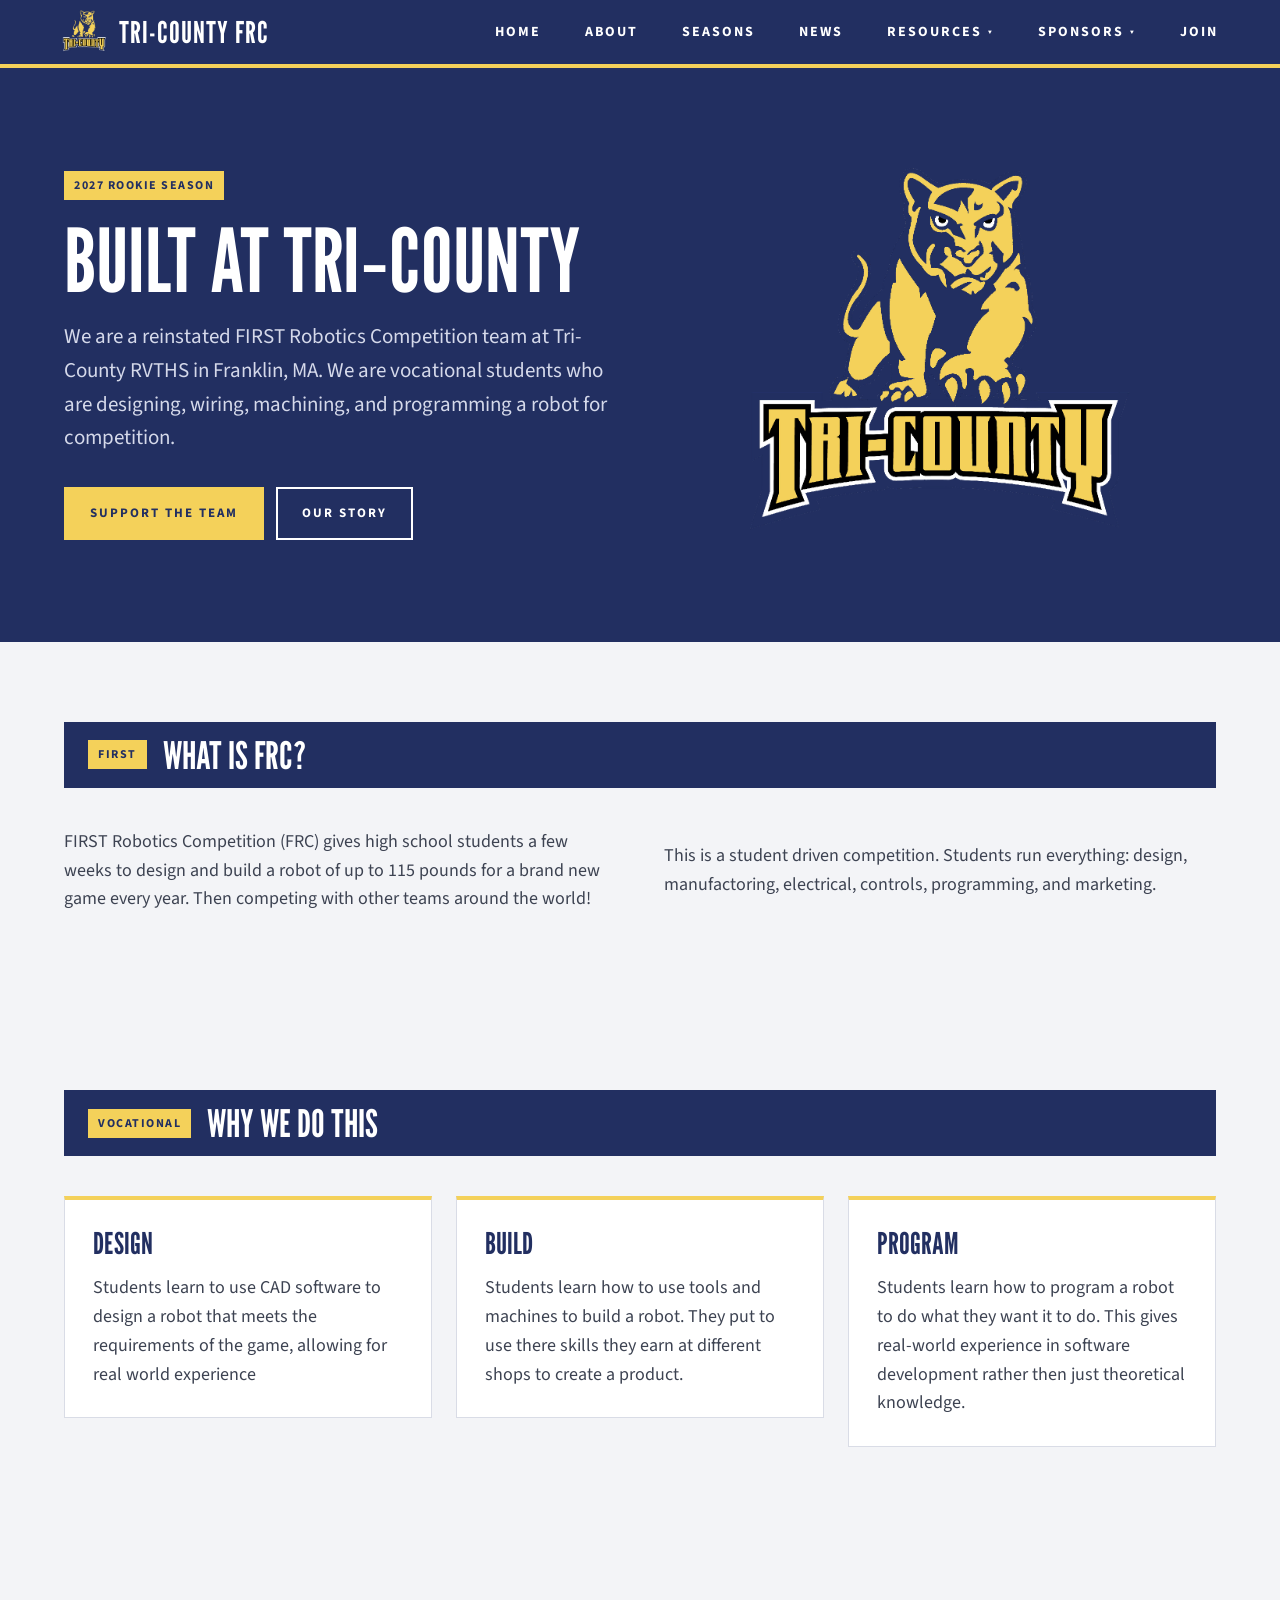
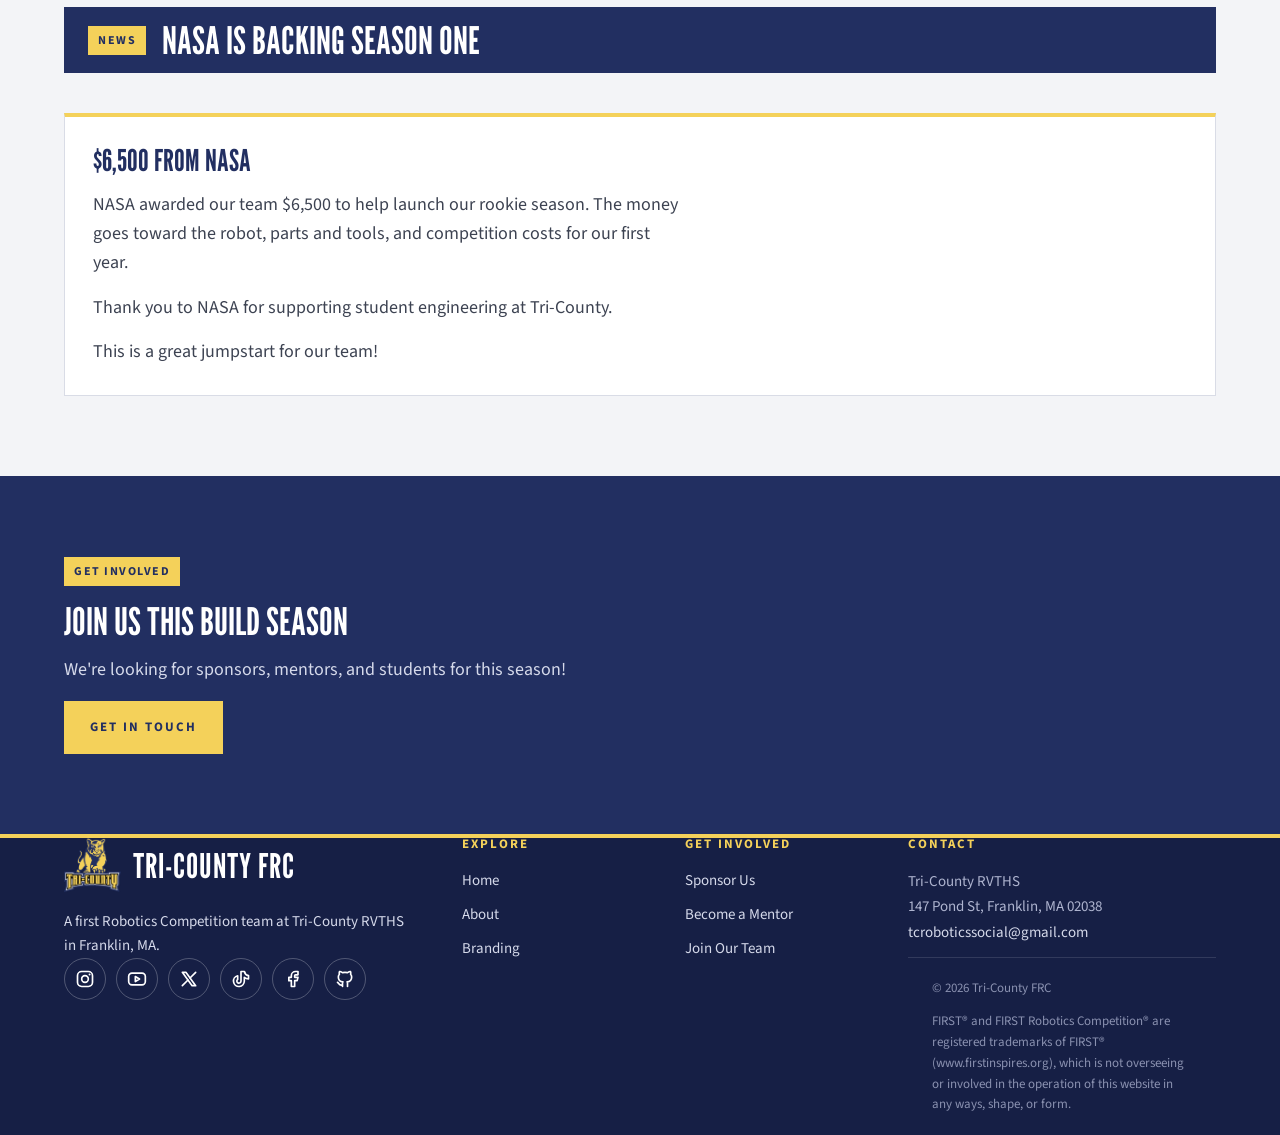
<file: index.html>
<!-- 
  Credit: Lucas Bianco
  Source: https://github.com/Lucas-Bianco/Tri-County-FRC
  License: MIT 
-->
<!DOCTYPE html>
<html lang="en">
<head>
  <!-- Set the character encoding for proper text rendering -->
  <meta charset="UTF-8">

  <!-- Ensures compatibility mode is disabled in old versions of Internet Explorer -->
  <meta http-equiv="X-UA-Compatible" content="IE=edge">

  <!-- Makes the page responsive across all devices and screen sizes -->
  <meta name="viewport" content="width=device-width, initial-scale=1.0">

  <!-- Page title as it appears in the browser tab -->
  <title>Home</title>

  <!--Favicon -->
  <link rel="icon" type="X" href="assets/Tri-CountyLogo.png">
  

  <!-- Connects the external stylesheet that defines layout, colors, and responsiveness -->
  <link rel="stylesheet" href="style.css">
</head>

<body>
  <!-- ===========================
       NAVIGATION BAR
       =========================== -->
  <nav>
    <!-- ===========================
         SIDEBAR MENU (MOBILE VIEW)
         =========================== -->
    <!-- This menu is hidden by default (CSS: display:none)
         and only becomes visible when the hamburger icon is clicked. -->
    <ul class="sidebar">

      <!-- Close ("X") button — triggers hideSidebar() when clicked -->
      <li onclick="hideSidebar()">
        <a href="#">
          <!-- SVG X icon -->
          <svg xmlns="http://www.w3.org/2000/svg" height="26" width="26" viewBox="0 96 960 960">
            <path d="m249 849-42-42 231-231-231-231 42-42
                     231 231 231-231 42 42-231 231
                     231 231-42 42-231-231-231 231Z"/>
          </svg>
        </a>
      </li>

      <!-- Vertical list of navigation links (stacked in a column via flex-direction: column) -->
      <!-- These replicate the main navbar links but are shown in the sidebar on mobile -->


    <li><a href="index.html">Home</a></li>
      <li><a href="about.html">About</a></li>
      <li><a href="seasons.html">Seasons</a></li>
      <li><a href="news.html">News</a></li>
      <li><a href="resources.html">Resources</a></li>
      <li class="sidebar-sub"><a href="calendar.html">Calendar</a></li>
      <li class="sidebar-sub"><a href="branding.html">Branding</a></li>
      <li><a href="sponsors.html">Sponsors</a></li>
      <li class="sidebar-sub"><a href="become-a-sponsor.html">Become a Sponsor</a></li>
      <li><a href="join.html">Join</a></li>
    </ul>

    </ul>

    <!-- ===========================
         MAIN NAVBAR (DESKTOP VIEW)
         =========================== -->
    <!-- This <ul> is always visible on desktop screens.
         On smaller screens (<1320px), CSS hides most links
         and shows only the hamburger button. -->
    <ul>
      <!-- Project name (aligned left via nav li:first-child { margin-right:auto; }) -->
      <li><a href="index.html" class="logo-container"><img src="assets/Tri-CountyLogo.png" alt="Tri-County FRC Logo"><span>Tri-County FRC</span></a></li> <!--Top Left Name-->

      <!-- Standard navigation links.
           These are visible on desktop but hidden on smaller screens (CSS: .hideOnMobile {display:none}) -->


<li class="hideOnMobile"><a href="index.html">Home</a></li>
<li class="hideOnMobile"><a href="about.html">About</a></li>
<li class="hideOnMobile"><a href="seasons.html">Seasons</a></li>
<li class="hideOnMobile"><a href="news.html">News</a></li>

      <!-- DROPDOWN: parent link is a real page; s -->
      <li class="hideOnMobile has-dropdown">
        <a href="resources.html">Resources <span class="dropdown-arrow" aria-hidden="true">▾</span></a>
        <ul class="dropdown">
          <li><a href="calendar.html">Calendar</a></li>
          <li><a href="branding.html">Branding</a></li>
        </ul>
      </li>

      <li class="hideOnMobile has-dropdown">
        <a href="sponsors.html">Sponsors <span class="dropdown-arrow" aria-hidden="true">▾</span></a>
        <ul class="dropdown">
          <li><a href="sponsors.html">Our Sponsors</a></li>
          <li><a href="become-a-sponsor.html">Become a Sponsor</a></li>
        </ul>
      </li>

      <li class="hideOnMobile"><a href="join.html">Join</a></li>


      <!-- ===========================
           MENU BUTTON (HAMBURGER ICON)
           =========================== -->
      <!-- Hidden by default (CSS: display:none).
           Appears when screen width <1320px via media query.
           Clicking it calls showSidebar() to display the sidebar. -->
      <li class="menu-button" onclick="showSidebar()">
        <a href="#">
          <!-- SVG Hamburger icon (three horizontal bars) -->
          <svg xmlns="http://www.w3.org/2000/svg" height="26" width="26" viewBox="0 96 960 960">
            <path d="M120 816v-60h720v60H120Z
                     M120 606v-60h720v60H120Z
                     M120 396v-60h720v60H120Z"/>
          </svg>
        </a>
      </li>
    </ul>
  </nav>

   <!-- ===========================
       JAVASCRIPT FUNCTIONALITY
       =========================== -->
  <script>
    // When user clicks the hamburger icon:
    // - Select the sidebar element.
    // - Change its display property from "none" to "flex".
    //   (CSS flex layout stacks items vertically.)
    function showSidebar() {
      const sidebar = document.querySelector('.sidebar')
      sidebar.style.display = 'flex'
    }

    // When user clicks the X icon:
    // - Hide the sidebar again by setting display to "none".
    function hideSidebar() {
      const sidebar = document.querySelector('.sidebar')
      sidebar.style.display = 'none'
    }
  </script>
    <main>
        <!-- First Thing that everyone sees  (HERO) -->
        <section class="section-dark hero">
            <div class="container two-columns">
                <div >




                    <span class="tag">2027 Rookie Season</span>
                    <h1>Built at Tri&#8209;County</h1>

                    <p class="hero-text">We are a reinstated FIRST Robotics Competition team at Tri-County RVTHS in Franklin, MA. We are vocational students who are designing, wiring, machining, and programming a robot for competition.</p>
                    

                    <div class="button-row">
                        <a class="button button-gold" href="mailto:tcroboticssocial@gmail.com">Support the Team</a>
                        <a class="button" href="about.html">Our Story</a>
                    </div>
                </div>
                <img class="hero-logo" src="assets/Tri-CountyLogo.png" alt="Robot">  <!-- Make this into team logo once found-->
        </section>
        

            <!-- What is FRC Section    -->
        <section class="section">
            <div class="container">
                <div class="title-bar">
                    <span class="tag">FIRST</span>
                    <h2>What is FRC?</h2>
                </div>

                <div class="two-columns">
                    <p>FIRST Robotics Competition (FRC) gives high school students a few weeks to design and build a robot of up to 115 pounds for a brand new game every year. Then competing with other teams around the world!</p>
                    <p>This is a student driven competition. Students run everything: design, manufactoring, electrical, controls, programming, and marketing.</p>
                </div>
            </div>
        </section>

        <!--  Why we do this   angle into the design, build, and programing     mention how this works perfectly witht the program we have at tc-->

        
        <section class="section section-grey">
            <div class="container">
                <div class="title-bar">
                    <span class="tag">Vocational</span>
                    <h2>Why We Do This</h2>

                </div>

                <div class="three-columns">
                    <div class="column">
                        <div class="card">
                        <h3>Design</h3>
                        <p>Students learn to use CAD software to design a robot that meets the requirements of the game, allowing for real world experience </p>
                        </div>
                    </div>

                    <div class="column">
                        <div class="card">
                        <h3>Build</h3>
                        <p>Students learn how to use tools and machines to build a robot. They put to use there skills they earn at different shops to create a product.</p>
                        </div>
                    </div>

                    <div class="column">
                        <div class="card">
                        <h3>Program</h3>
                        <p>Students learn how to program a robot to do what they want it to do. This gives real-world experience in software development rather then just theoretical knowledge. </p>
                        </div>
                    </div>



                
                
            </div>
        </section>










<!-- ===== NEWS: NASA FUNDING ===== -->
<section class="section">
  <div class="container">
    <div class="title-bar">
      <span class="tag">News</span>
      <h2>NASA is backing season one</h2>
    </div>
    <div class="card">
      <h3>$6,500 from NASA</h3>
      <p>NASA awarded our team $6,500 to help launch our rookie season. The money goes toward the robot, parts and tools, and competition costs for our first year.</p>
      <p>Thank you to NASA for supporting student engineering at Tri-County.</p>
      <p> This is a great jumpstart for our team!</p>
    </div>
  </div>
</section>


        <!-- CTA/Recruitment-->

        <section class="section section-dark">
            <div class="container">
                <span class="tag"> Get Involved </span>

                <h2>Join us this build season </h2>
                <p>We're looking for sponsors, mentors, and students for this season!</p>
                <a class="button button-gold" href="mailto:tcroboticssocial@gmail.com">Get in Touch</a>



            </div>
        </section>







        <!-- Footer (KEEP SAME ON EACH PAGE PLEASE)-->
        <footer>
            <div class="container footer-grid">

                <!-- left column logo, outline, social media icons -->
                <div class="footer-brand">
                    <a href="index.html" class="footer-logo"><img src="assets/Tri-CountyLogo.png" alt="Tri-County FRC Logo"><span>Tri-County FRC</span></a>
                    <a class="footer-about">A first Robotics Competition team at Tri-County RVTHS in Franklin, MA.</a>
                    <!--Social media links-->
                    <ul class="social-links">
                            <li><a href="https://www.instagram.com/tricountyfrc/" aria-label="Instagram"><svg viewBox="0 0 24 24" aria-hidden="true"><rect x="3" y="3" width="18" height="18" rx="5"/><circle cx="12" cy="12" r="4"/><circle class="solid" cx="17.5" cy="6.5" r="1.2"/></svg></a></li>
                            <li><a href="https://www.youtube.com/@tri-countyfrc" aria-label="Youtube"><svg viewBox="0 0 24 24" aria-hidden="true"><rect x="2" y="5" width="20" height="14" rx="4"/><path d="M10 9l5 3-5 3z"/></svg></a></li>
                            <li><a href="https://x.com/TriCountyFRC" aria-label="X"><svg viewBox="0 0 24 24" aria-hidden="true"><path d="M4 4l11.733 16h4.267l-11.733 -16z"/><path d="M4 20l6.768 -6.768m2.46 -2.46l6.772 -6.772"/></svg></a></li>
                            <li><a href="https://www.tiktok.com/@tricountyfrc" aria-label="TikTok"><svg viewBox="0 0 24 24" aria-hidden="true"><path d="M21 7.917v4.034a9.948 9.948 0 0 1 -5 -1.951v4.5a6.5 6.5 0 1 1 -8 -6.326v4.326a2.5 2.5 0 1 0 4 2v-11.5h4.083a6.005 6.005 0 0 0 4.917 4.917z"/></svg></a></li>
                            <li><a href="https://www.facebook.com/tricountyfrc" aria-label="Facebook"><svg viewBox="0 0 24 24" aria-hidden="true"><path d="M7 10v4h3v7h4v-7h3l1 -4h-4v-2a1 1 0 0 1 1 -1h3v-4h-3a5 5 0 0 0 -5 5v2h-3"/></svg></a></li>
                            <li><a href="https://github.com/Lucas-Bianco/Tri-County-FRC" aria-label="Github"><svg viewBox="0 0 24 24" aria-hidden="true"><path d="M9 19c-4.3 1.4 -4.3 -2.5 -6 -3m12 5v-3.5c0 -1 .1 -1.4 -.5 -2c2.8 -.3 5.5 -1.4 5.5 -6a4.6 4.6 0 0 0 -1.3 -3.2a4.2 4.2 0 0 0 -.1 -3.2s-1.1 -.3 -3.5 1.3a12.3 12.3 0 0 0 -6.2 0c-2.4 -1.6 -3.5 -1.3 -3.5 -1.3a4.2 4.2 0 0 0 -.1 3.2a4.6 4.6 0 0 0 -1.3 3.2c0 4.6 2.7 5.7 5.5 6c-.6 .6 -.6 1.2 -.5 2v3.5"/></svg></a></li>
                    </ul>
            </div>
                <!-- #2 column -->
            <div>
                <h2 class="footer-heading">Explore</h2>
                <ul class="footer-links">
                    <li><a href="index.html">Home</a></li>
                    <li><a href="about.html">About</a></li>
                    <li><a href="branding.html">Branding</a></li>
                </ul>
            </div>

                <!-- #3 column -->
            <div><h2 class="footer-heading">Get Involved</h2><ul class="footer-links">
                    <li><a href="sponsors.html">Sponsor Us</a></li>
                    <li><a href="mentors.html">Become a Mentor</a></li>
                    <li><a href="join.html">Join Our Team</a></li>
                </ul>
            </div>
                <!-- #4 column where can u find us -->
            <div>
                <h2 class="footer-heading">Contact</h2>
                <address>
                    Tri-County RVTHS<br>
                    147 Pond St, Franklin, MA 02038<br>
                    <a href="mailto:tcroboticssocial@gmail.com">tcroboticssocial@gmail.com</a>
                </address>
                <!-- Footer copyright notice (Bottom Bar)-->
                <div class="footer-bottom">
                    <div class="container">
                        <p>&copy; 2026 Tri-County FRC</p>
                        <p class="footer-legal">FIRST&reg; and FIRST Robotics Competition&reg; are registered trademarks of FIRST&reg; (www.firstinspires.org), which is not overseeing or involved in the operation of this website in any ways, shape, or form.</p>
                    </div>
                </div>
            </div>
    </main>
</body>
</html>
</file>
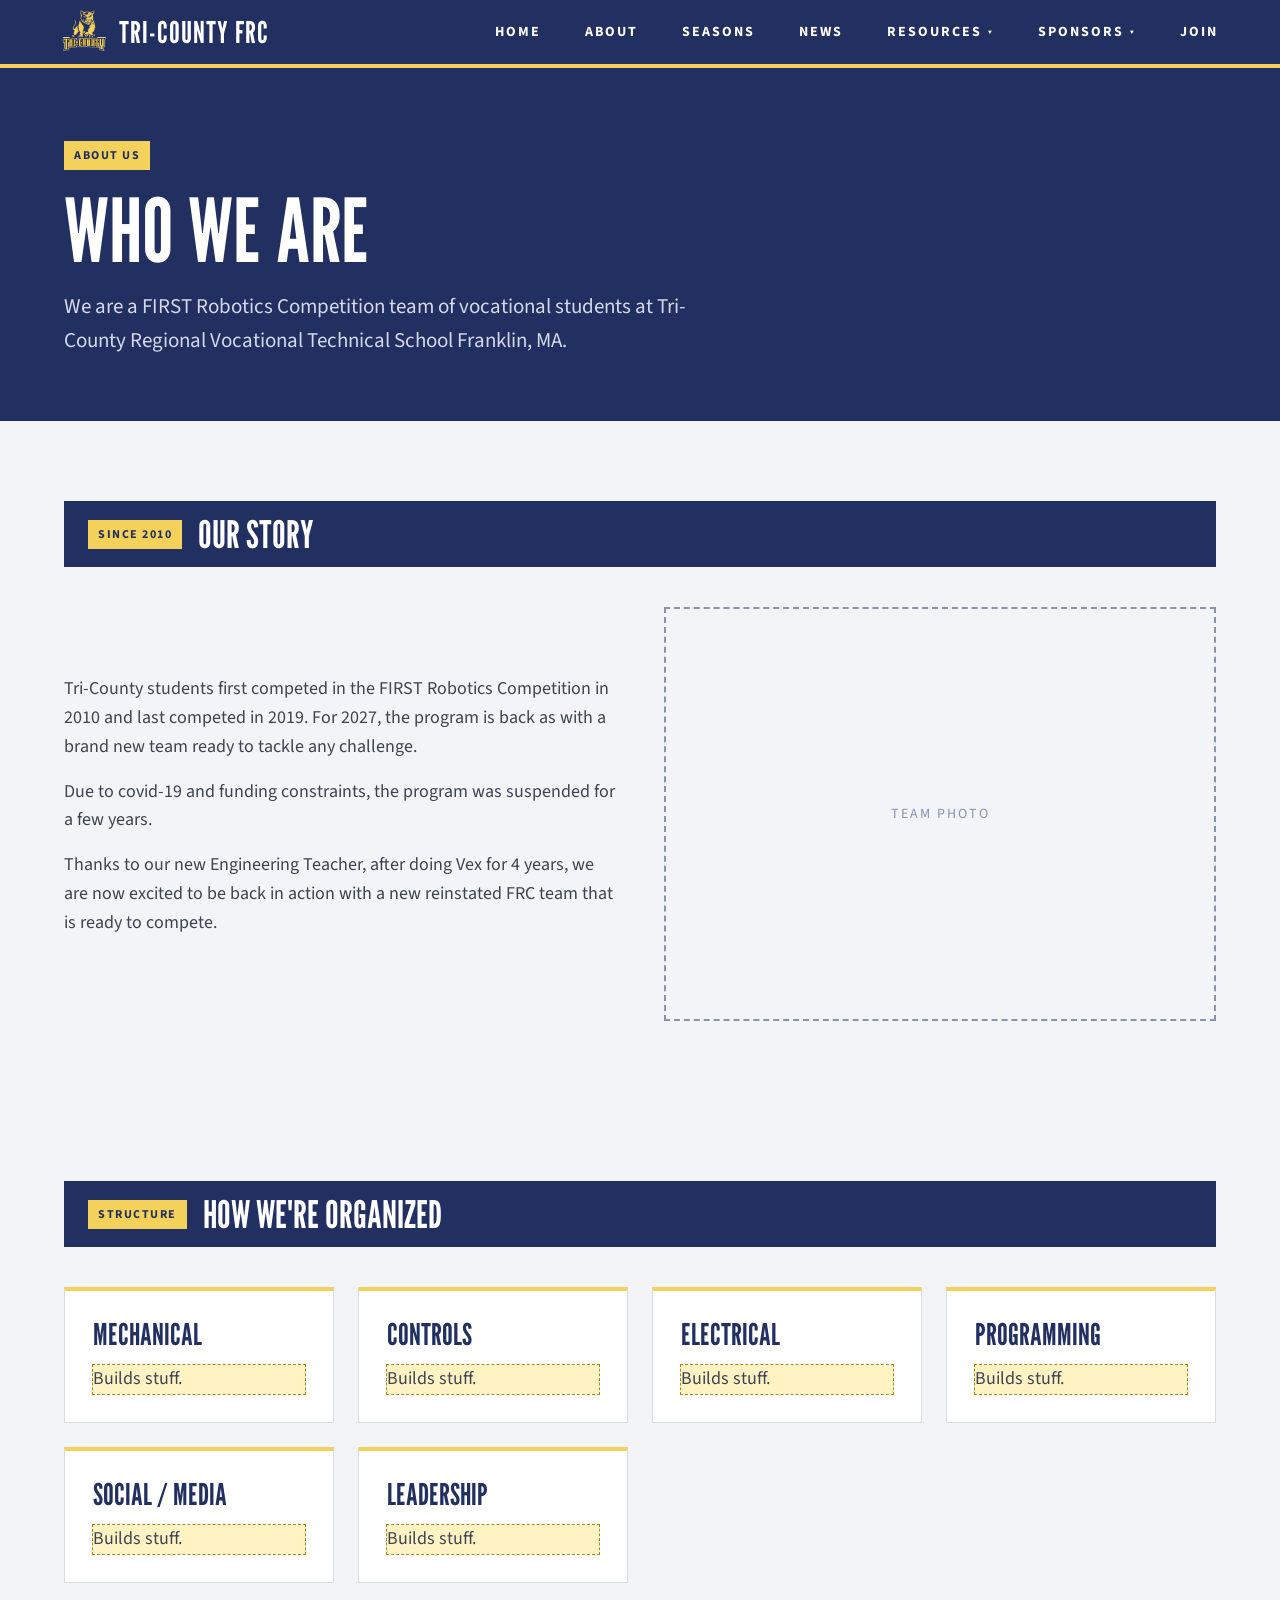
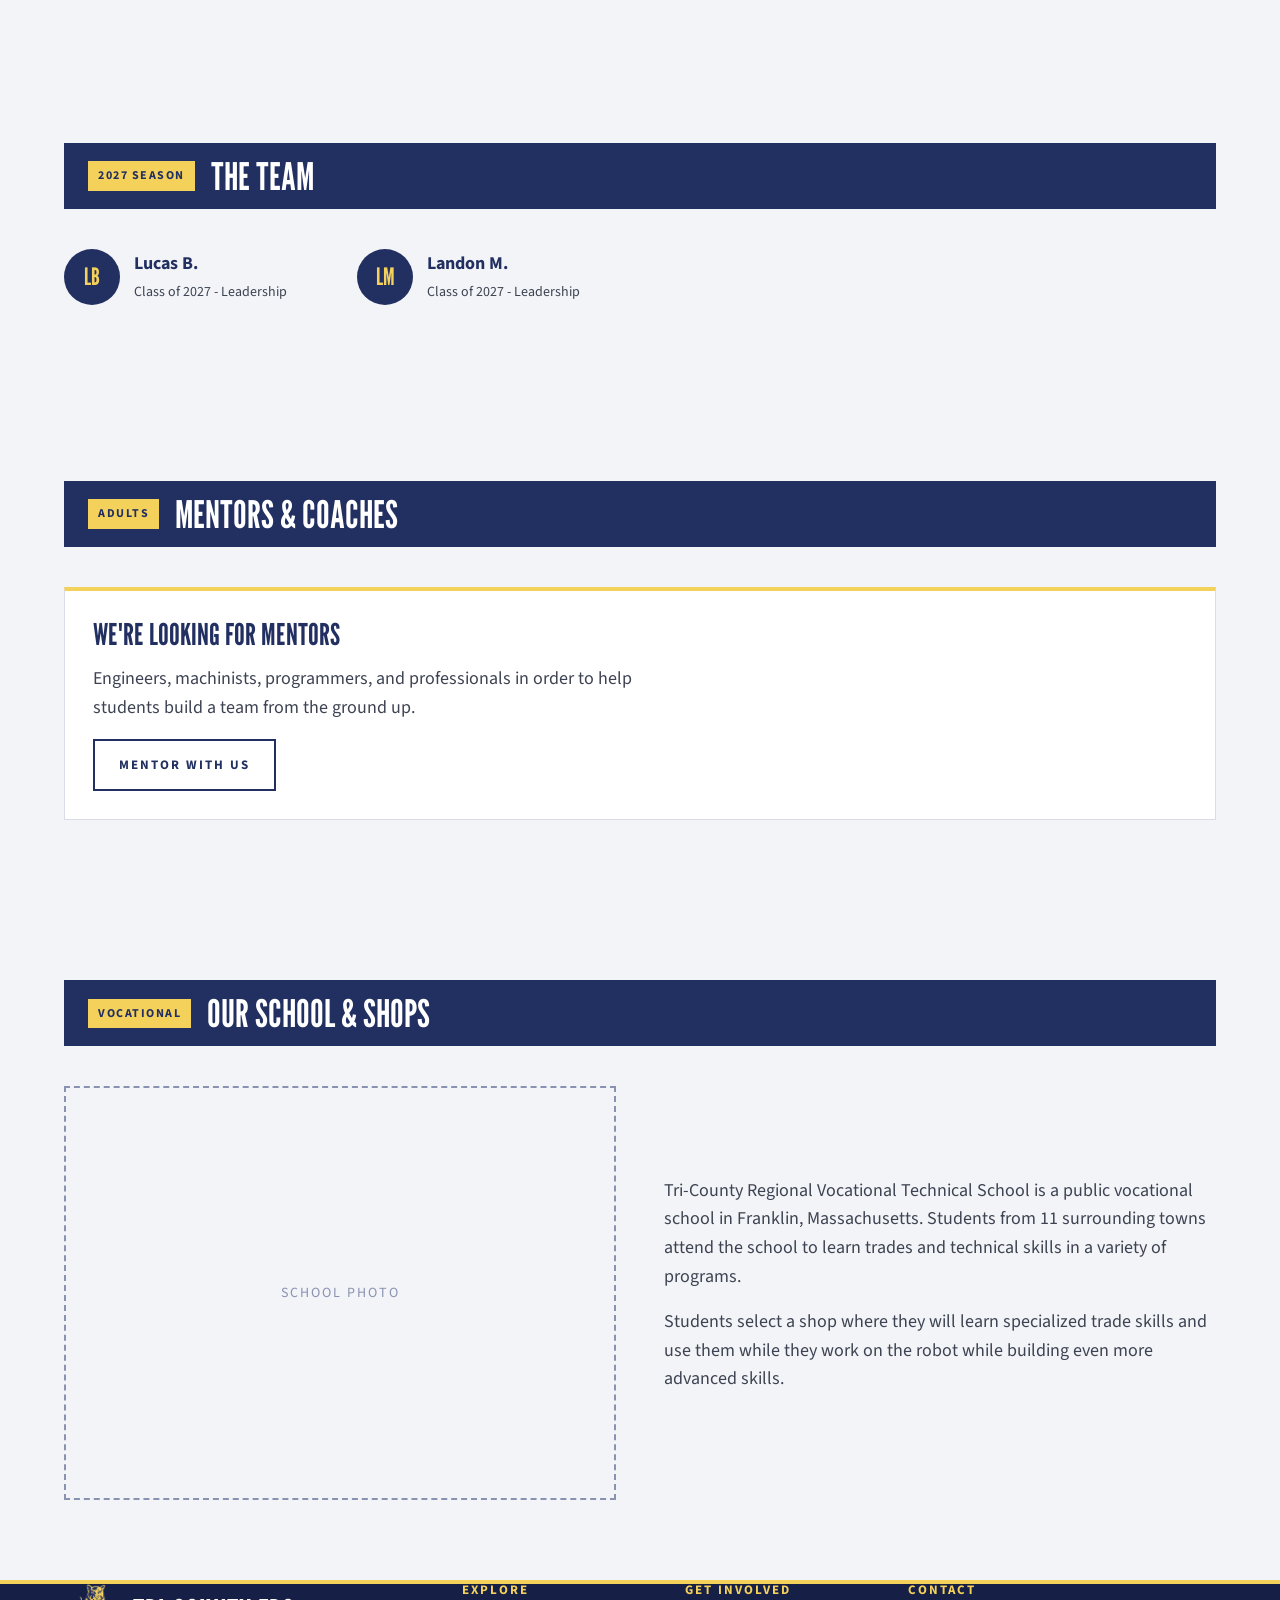
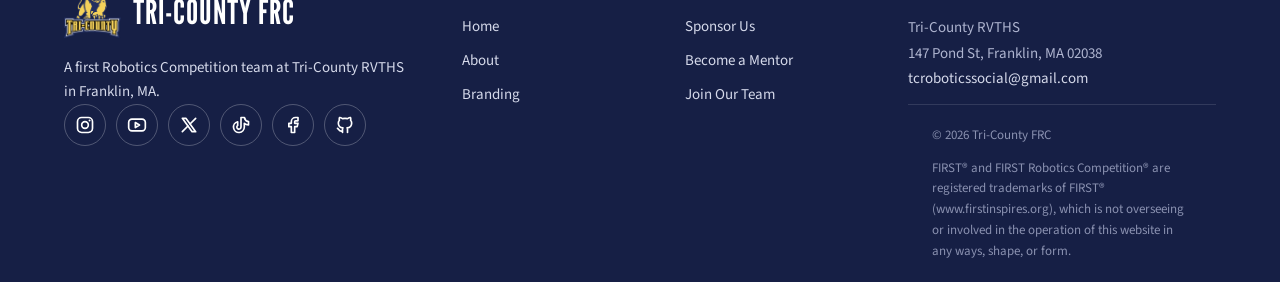
<file: about.html>
<!-- 
  Credit: Lucas Bianco
  Source: https://github.com/Lucas-Bianco/Tri-County-FRC
  License: MIT 
-->
<!DOCTYPE html>
<html lang="en">
<head>
  <!-- Set the character encoding for proper text rendering -->
  <meta charset="UTF-8">

  <!-- Ensures compatibility mode is disabled in old versions of Internet Explorer -->
  <meta http-equiv="X-UA-Compatible" content="IE=edge">

  <!-- Makes the page responsive across all devices and screen sizes -->
  <meta name="viewport" content="width=device-width, initial-scale=1.0">

  <!-- Page title as it appears in the browser tab -->
  <title>About Us</title>

  <!--Favicon -->
  <link rel="icon" type="X" href="assets/Tri-CountyLogo.png">
  

  <!-- Connects the external stylesheet that defines layout, colors, and responsiveness -->
  <link rel="stylesheet" href="style.css">
</head>

<body>
  <!-- ===========================
       NAVIGATION BAR
       =========================== -->
  <nav>
    <!-- ===========================
         SIDEBAR MENU (MOBILE VIEW)
         =========================== -->
    <!-- This menu is hidden by default (CSS: display:none)
         and only becomes visible when the hamburger icon is clicked. -->
    <ul class="sidebar">

      <!-- Close ("X") button — triggers hideSidebar() when clicked -->
      <li onclick="hideSidebar()">
        <a href="#">
          <!-- SVG X icon -->
          <svg xmlns="http://www.w3.org/2000/svg" height="26" width="26" viewBox="0 96 960 960">
            <path d="m249 849-42-42 231-231-231-231 42-42
                     231 231 231-231 42 42-231 231
                     231 231-42 42-231-231-231 231Z"/>
          </svg>
        </a>
      </li>

      <!-- Vertical list of navigation links (stacked in a column via flex-direction: column) -->
      <!-- These replicate the main navbar links but are shown in the sidebar on mobile -->


    <li><a href="index.html">Home</a></li>
      <li><a href="about.html">About</a></li>
      <li><a href="seasons.html">Seasons</a></li>
      <li><a href="news.html">News</a></li>
      <li><a href="resources.html">Resources</a></li>
      <li class="sidebar-sub"><a href="calendar.html">Calendar</a></li>
      <li class="sidebar-sub"><a href="branding.html">Branding</a></li>
      <li><a href="sponsors.html">Sponsors</a></li>
      <li class="sidebar-sub"><a href="become-a-sponsor.html">Become a Sponsor</a></li>
      <li><a href="join.html">Join</a></li>
    </ul>

    </ul>

    <!-- ===========================
         MAIN NAVBAR (DESKTOP VIEW)
         =========================== -->
    <!-- This <ul> is always visible on desktop screens.
         On smaller screens (<1320px), CSS hides most links
         and shows only the hamburger button. -->
    <ul>
      <!-- Project name (aligned left via nav li:first-child { margin-right:auto; }) -->
      <li><a href="index.html" class="logo-container"><img src="assets/Tri-CountyLogo.png" alt="Tri-County FRC Logo"><span>Tri-County FRC</span></a></li> <!--Top Left Name-->

      <!-- Standard navigation links.
           These are visible on desktop but hidden on smaller screens (CSS: .hideOnMobile {display:none}) -->


<li class="hideOnMobile"><a href="index.html">Home</a></li>
<li class="hideOnMobile"><a href="about.html">About</a></li>
<li class="hideOnMobile"><a href="seasons.html">Seasons</a></li>
<li class="hideOnMobile"><a href="news.html">News</a></li>

      <!-- DROPDOWN: parent link is a real page; s -->
      <li class="hideOnMobile has-dropdown">
        <a href="resources.html">Resources <span class="dropdown-arrow" aria-hidden="true">▾</span></a>
        <ul class="dropdown">
          <li><a href="calendar.html">Calendar</a></li>
          <li><a href="branding.html">Branding</a></li>
        </ul>
      </li>

      <li class="hideOnMobile has-dropdown">
        <a href="sponsors.html">Sponsors <span class="dropdown-arrow" aria-hidden="true">▾</span></a>
        <ul class="dropdown">
          <li><a href="sponsors.html">Our Sponsors</a></li>
          <li><a href="become-a-sponsor.html">Become a Sponsor</a></li>
        </ul>
      </li>

      <li class="hideOnMobile"><a href="join.html">Join</a></li>


      <!-- ===========================
           MENU BUTTON (HAMBURGER ICON)
           =========================== -->
      <!-- Hidden by default (CSS: display:none).
           Appears when screen width <1320px via media query.
           Clicking it calls showSidebar() to display the sidebar. -->
      <li class="menu-button" onclick="showSidebar()">
        <a href="#">
          <!-- SVG Hamburger icon (three horizontal bars) -->
          <svg xmlns="http://www.w3.org/2000/svg" height="26" width="26" viewBox="0 96 960 960">
            <path d="M120 816v-60h720v60H120Z
                     M120 606v-60h720v60H120Z
                     M120 396v-60h720v60H120Z"/>
          </svg>
        </a>
      </li>
    </ul>
  </nav>

   <!-- ===========================
       JAVASCRIPT FUNCTIONALITY
       =========================== -->
  <script>
    // When user clicks the hamburger icon:
    // - Select the sidebar element.
    // - Change its display property from "none" to "flex".
    //   (CSS flex layout stacks items vertically.)
    function showSidebar() {
      const sidebar = document.querySelector('.sidebar')
      sidebar.style.display = 'flex'
    }

    // When user clicks the X icon:
    // - Hide the sidebar again by setting display to "none".
    function hideSidebar() {
      const sidebar = document.querySelector('.sidebar')
      sidebar.style.display = 'none'
    }


  
  </script>
     <main>

      <!--Page Header-->
      <section class="section-dark page-header">
        <div class="container">
          <span class="tag">About Us</span>
          <h1> Who We Are</h1>
          <p class="page-intro">We are a FIRST Robotics Competition team of vocational students at Tri-County Regional Vocational Technical School Franklin, MA.</p>
        </div>
      </section>
        

      <!--Our Story-->

      <section class="section">
            <div class="container">
                <div class="title-bar">
                    <span class="tag">Since 2010</span>
                    <h2>Our Story</h2>
                </div>

                <div class="two-columns">
                    <div>
                        <p>Tri-County students first competed in the FIRST Robotics Competition in 2010 and last competed in 2019. For 2027, the program is back as with a brand new team ready to tackle any challenge.</p>
                        <p>Due to covid-19 and funding constraints, the program was suspended for a few years.</p>
                        <p>Thanks to our new Engineering Teacher, after doing Vex for 4 years, we are now excited to be back in action with a new reinstated FRC team that is ready to compete. </p>
                    </div>
                    <div class="photo-placeholder">Team photo</div>
                </div>
            </div>
        </section>



      <!-- Team Organization-->

      <section class="section section-grey">
            <div class="container">
                <div class="title-bar">
                    <span class="tag">Structure</span>
                    <h2>How We're Organized</h2>
                </div>

                <div class="card-grid">
                    <div class="card">
                        <h3>Mechanical</h3>
                        <p class="todo">Builds stuff.</p>
                    </div>
                    <div class="card">
                        <h3>Controls</h3>
                        <p class="todo">Builds stuff.</p>
                    </div>
                    <div class="card">
                        <h3>Electrical</h3>
                        <p class="todo">Builds stuff.</p>
                    </div>
                    <div class="card">
                        <h3>Programming</h3>
                        <p class="todo">Builds stuff.</p>
                    </div>
                    <div class="card">
                        <h3>Social / Media</h3>
                        <p class="todo">Builds stuff.</p>
                    </div>
                    <div class="card">
                        <h3>Leadership</h3>
                        <p class="todo">Builds stuff.</p>
                    </div>
                </div>
            </div>
        </section>


      <!-- Team Members-->
        <section class="section">
            <div class="container">
                <div class="title-bar">
                    <span class="tag">2027 Season</span>
                    <h2>The Team</h2>
                </div>

                <ul class="roster">
                    
                    <li class="member">
                        <span class="monogram" aria-hidden="true">LB</span>
                        <div>
                            <p class="member-name">Lucas B.</p>
                            <p class="member-role">Class of 2027 - Leadership</p>
                        </div>
                        
                    </li>
                    <li class="member">
                        <span class="monogram" aria-hidden="true">LM</span>
                        <div>
                            <p class="member-name">Landon M.</p>
                            <p class="member-role">Class of 2027 - Leadership</p>
                        </div>
                        
                    </li>
                </ul>
            </div>
        </section>


      <!-- Team Mentors-->

        <section class="section section-grey">
            <div class="container">
                <div class="title-bar">
                    <span class="tag">Adults</span>
                    <h2>Mentors &amp; Coaches</h2>
                </div>

                <div class="section-intro">
                    <div class="card">
                        <h3>We're Looking for Mentors</h3>
                        <p>Engineers, machinists, programmers, and professionals in order to help students build a team from the ground up.</p>
                        <a class="button" href="join.html">Mentor With Us</a>
                    </div>
                </div>
            </div>
        </section>

      <!-- Our School and Shops Notes:e Make it look good for sponsors-->




        <section class="section">
            <div class="container">
                <div class="title-bar">
                    <span class="tag">Vocational</span>
                    <h2>Our School &amp; Shops</h2>
                </div>

                <div class="two-columns">
                    <div class="photo-placeholder">School Photo</div>
                    <div>
                      <p>Tri-County Regional Vocational Technical School is a public vocational school in Franklin, Massachusetts. Students from 11 surrounding towns attend the school to learn trades and technical skills in a variety of programs.</p>
                      <p>Students select a shop where they will learn specialized trade skills and use them while they work on the robot while building even more advanced skills.</p>
                    </div>
                </div>
            </div>
        </section>








      <!--CTA-->



<!-- Footer (KEEP SAME ON EACH PAGE PLEASE)-->
        <footer>
            <div class="container footer-grid">

                <!-- left column logo, outline, social media icons -->
                <div class="footer-brand">
                    <a href="index.html" class="footer-logo"><img src="assets/Tri-CountyLogo.png" alt="Tri-County FRC Logo"><span>Tri-County FRC</span></a>
                    <a class="footer-about">A first Robotics Competition team at Tri-County RVTHS in Franklin, MA.</a>
                    <!--Social media links-->
                    <ul class="social-links">
                            <li><a href="https://www.instagram.com/tricountyfrc/" aria-label="Instagram"><svg viewBox="0 0 24 24" aria-hidden="true"><rect x="3" y="3" width="18" height="18" rx="5"/><circle cx="12" cy="12" r="4"/><circle class="solid" cx="17.5" cy="6.5" r="1.2"/></svg></a></li>
                            <li><a href="https://www.youtube.com/@tri-countyfrc" aria-label="Youtube"><svg viewBox="0 0 24 24" aria-hidden="true"><rect x="2" y="5" width="20" height="14" rx="4"/><path d="M10 9l5 3-5 3z"/></svg></a></li>
                            <li><a href="https://x.com/TriCountyFRC" aria-label="X"><svg viewBox="0 0 24 24" aria-hidden="true"><path d="M4 4l11.733 16h4.267l-11.733 -16z"/><path d="M4 20l6.768 -6.768m2.46 -2.46l6.772 -6.772"/></svg></a></li>
                            <li><a href="https://www.tiktok.com/@tricountyfrc" aria-label="TikTok"><svg viewBox="0 0 24 24" aria-hidden="true"><path d="M21 7.917v4.034a9.948 9.948 0 0 1 -5 -1.951v4.5a6.5 6.5 0 1 1 -8 -6.326v4.326a2.5 2.5 0 1 0 4 2v-11.5h4.083a6.005 6.005 0 0 0 4.917 4.917z"/></svg></a></li>
                            <li><a href="https://www.facebook.com/tricountyfrc" aria-label="Facebook"><svg viewBox="0 0 24 24" aria-hidden="true"><path d="M7 10v4h3v7h4v-7h3l1 -4h-4v-2a1 1 0 0 1 1 -1h3v-4h-3a5 5 0 0 0 -5 5v2h-3"/></svg></a></li>
                            <li><a href="https://github.com/Lucas-Bianco/Tri-County-FRC" aria-label="Github"><svg viewBox="0 0 24 24" aria-hidden="true"><path d="M9 19c-4.3 1.4 -4.3 -2.5 -6 -3m12 5v-3.5c0 -1 .1 -1.4 -.5 -2c2.8 -.3 5.5 -1.4 5.5 -6a4.6 4.6 0 0 0 -1.3 -3.2a4.2 4.2 0 0 0 -.1 -3.2s-1.1 -.3 -3.5 1.3a12.3 12.3 0 0 0 -6.2 0c-2.4 -1.6 -3.5 -1.3 -3.5 -1.3a4.2 4.2 0 0 0 -.1 3.2a4.6 4.6 0 0 0 -1.3 3.2c0 4.6 2.7 5.7 5.5 6c-.6 .6 -.6 1.2 -.5 2v3.5"/></svg></a></li>
                    </ul>
            </div>
                <!-- #2 column -->
            <div>
                <h2 class="footer-heading">Explore</h2>
                <ul class="footer-links">
                    <li><a href="index.html">Home</a></li>
                    <li><a href="about.html">About</a></li>
                    <li><a href="branding.html">Branding</a></li>
                </ul>
            </div>

                <!-- #3 column -->
            <div><h2 class="footer-heading">Get Involved</h2><ul class="footer-links">
                    <li><a href="sponsors.html">Sponsor Us</a></li>
                    <li><a href="mentors.html">Become a Mentor</a></li>
                    <li><a href="join.html">Join Our Team</a></li>
                </ul>
            </div>
                <!-- #4 column where can u find us -->
            <div>
                <h2 class="footer-heading">Contact</h2>
                <address>
                    Tri-County RVTHS<br>
                    147 Pond St, Franklin, MA 02038<br>
                    <a href="mailto:tcroboticssocial@gmail.com">tcroboticssocial@gmail.com</a>
                </address>
                <!-- Footer copyright notice (Bottom Bar)-->
                <div class="footer-bottom">
                    <div class="container">
                        <p>&copy; 2026 Tri-County FRC</p>
                        <p class="footer-legal">FIRST&reg; and FIRST Robotics Competition&reg; are registered trademarks of FIRST&reg; (www.firstinspires.org), which is not overseeing or involved in the operation of this website in any ways, shape, or form.</p>
                    </div>
                </div>
            </div>

    </main>


    
</body>
</html>
</file>
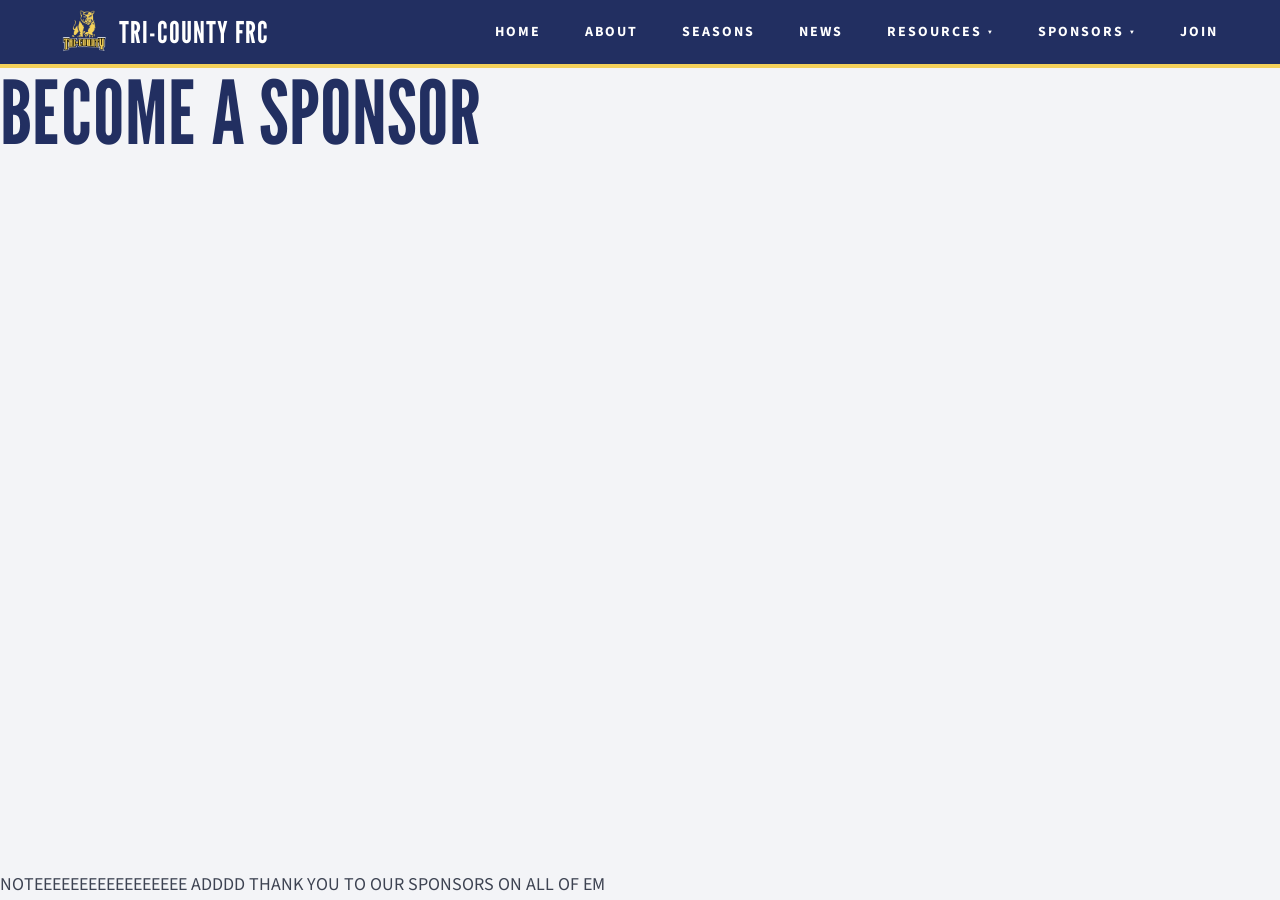
<file: become-a-sponsor.html>
<!-- 
  Credit: Lucas Bianco
  Source: https://github.com/Lucas-Bianco/Tri-County-FRC
  License: MIT 
-->
<!DOCTYPE html>
<html lang="en">
<head>
  <!-- Set the character encoding for proper text rendering -->
  <meta charset="UTF-8">

  <!-- Ensures compatibility mode is disabled in old versions of Internet Explorer -->
  <meta http-equiv="X-UA-Compatible" content="IE=edge">

  <!-- Makes the page responsive across all devices and screen sizes -->
  <meta name="viewport" content="width=device-width, initial-scale=1.0">

  <!-- Page title as it appears in the browser tab -->
  <title>Become a Sponsor</title>

  <!--Favicon -->
  <link rel="icon" type="X" href="assets/Tri-CountyLogo.png">
  

  <!-- Connects the external stylesheet that defines layout, colors, and responsiveness -->
  <link rel="stylesheet" href="style.css">
</head>

<body>
  <!-- ===========================
       NAVIGATION BAR
       =========================== -->
  <nav>
    <!-- ===========================
         SIDEBAR MENU (MOBILE VIEW)
         =========================== -->
    <!-- This menu is hidden by default (CSS: display:none)
         and only becomes visible when the hamburger icon is clicked. -->
    <ul class="sidebar">

      <!-- Close ("X") button — triggers hideSidebar() when clicked -->
      <li onclick="hideSidebar()">
        <a href="#">
          <!-- SVG X icon -->
          <svg xmlns="http://www.w3.org/2000/svg" height="26" width="26" viewBox="0 96 960 960">
            <path d="m249 849-42-42 231-231-231-231 42-42
                     231 231 231-231 42 42-231 231
                     231 231-42 42-231-231-231 231Z"/>
          </svg>
        </a>
      </li>

      <!-- Vertical list of navigation links (stacked in a column via flex-direction: column) -->
      <!-- These replicate the main navbar links but are shown in the sidebar on mobile -->


    <li><a href="index.html">Home</a></li>
      <li><a href="about.html">About</a></li>
      <li><a href="seasons.html">Seasons</a></li>
      <li><a href="news.html">News</a></li>
      <li><a href="resources.html">Resources</a></li>
      <li class="sidebar-sub"><a href="calendar.html">Calendar</a></li>
      <li class="sidebar-sub"><a href="branding.html">Branding</a></li>
      <li><a href="sponsors.html">Sponsors</a></li>
      <li class="sidebar-sub"><a href="become-a-sponsor.html">Become a Sponsor</a></li>
      <li><a href="join.html">Join</a></li>
    </ul>

    </ul>

    <!-- ===========================
         MAIN NAVBAR (DESKTOP VIEW)
         =========================== -->
    <!-- This <ul> is always visible on desktop screens.
         On smaller screens (<1320px), CSS hides most links
         and shows only the hamburger button. -->
    <ul>
      <!-- Project name (aligned left via nav li:first-child { margin-right:auto; }) -->
      <li><a href="index.html" class="logo-container"><img src="assets/Tri-CountyLogo.png" alt="Tri-County FRC Logo"><span>Tri-County FRC</span></a></li> <!--Top Left Name-->

      <!-- Standard navigation links.
           These are visible on desktop but hidden on smaller screens (CSS: .hideOnMobile {display:none}) -->


<li class="hideOnMobile"><a href="index.html">Home</a></li>
<li class="hideOnMobile"><a href="about.html">About</a></li>
<li class="hideOnMobile"><a href="seasons.html">Seasons</a></li>
<li class="hideOnMobile"><a href="news.html">News</a></li>

      <!-- DROPDOWN: parent link is a real page; s -->
      <li class="hideOnMobile has-dropdown">
        <a href="resources.html">Resources <span class="dropdown-arrow" aria-hidden="true">▾</span></a>
        <ul class="dropdown">
          <li><a href="calendar.html">Calendar</a></li>
          <li><a href="branding.html">Branding</a></li>
        </ul>
      </li>

      <li class="hideOnMobile has-dropdown">
        <a href="sponsors.html">Sponsors <span class="dropdown-arrow" aria-hidden="true">▾</span></a>
        <ul class="dropdown">
          <li><a href="sponsors.html">Our Sponsors</a></li>
          <li><a href="become-a-sponsor.html">Become a Sponsor</a></li>
        </ul>
      </li>

      <li class="hideOnMobile"><a href="join.html">Join</a></li>


      <!-- ===========================
           MENU BUTTON (HAMBURGER ICON)
           =========================== -->
      <!-- Hidden by default (CSS: display:none).
           Appears when screen width <1320px via media query.
           Clicking it calls showSidebar() to display the sidebar. -->
      <li class="menu-button" onclick="showSidebar()">
        <a href="#">
          <!-- SVG Hamburger icon (three horizontal bars) -->
          <svg xmlns="http://www.w3.org/2000/svg" height="26" width="26" viewBox="0 96 960 960">
            <path d="M120 816v-60h720v60H120Z
                     M120 606v-60h720v60H120Z
                     M120 396v-60h720v60H120Z"/>
          </svg>
        </a>
      </li>
    </ul>
  </nav>

   <!-- ===========================
       JAVASCRIPT FUNCTIONALITY
       =========================== -->
  <script>
    // When user clicks the hamburger icon:
    // - Select the sidebar element.
    // - Change its display property from "none" to "flex".
    //   (CSS flex layout stacks items vertically.)
    function showSidebar() {
      const sidebar = document.querySelector('.sidebar')
      sidebar.style.display = 'flex'
    }

    // When user clicks the X icon:
    // - Hide the sidebar again by setting display to "none".
    function hideSidebar() {
      const sidebar = document.querySelector('.sidebar')
      sidebar.style.display = 'none'
    }
  </script>
     <main>


        
<h1>Become a Sponsor</h1>

    </main>

NOTEEEEEEEEEEEEEEEEE ADDDD THANK YOU TO OUR SPONSORS ON ALL OF EM
    
</body>
</html>
</file>
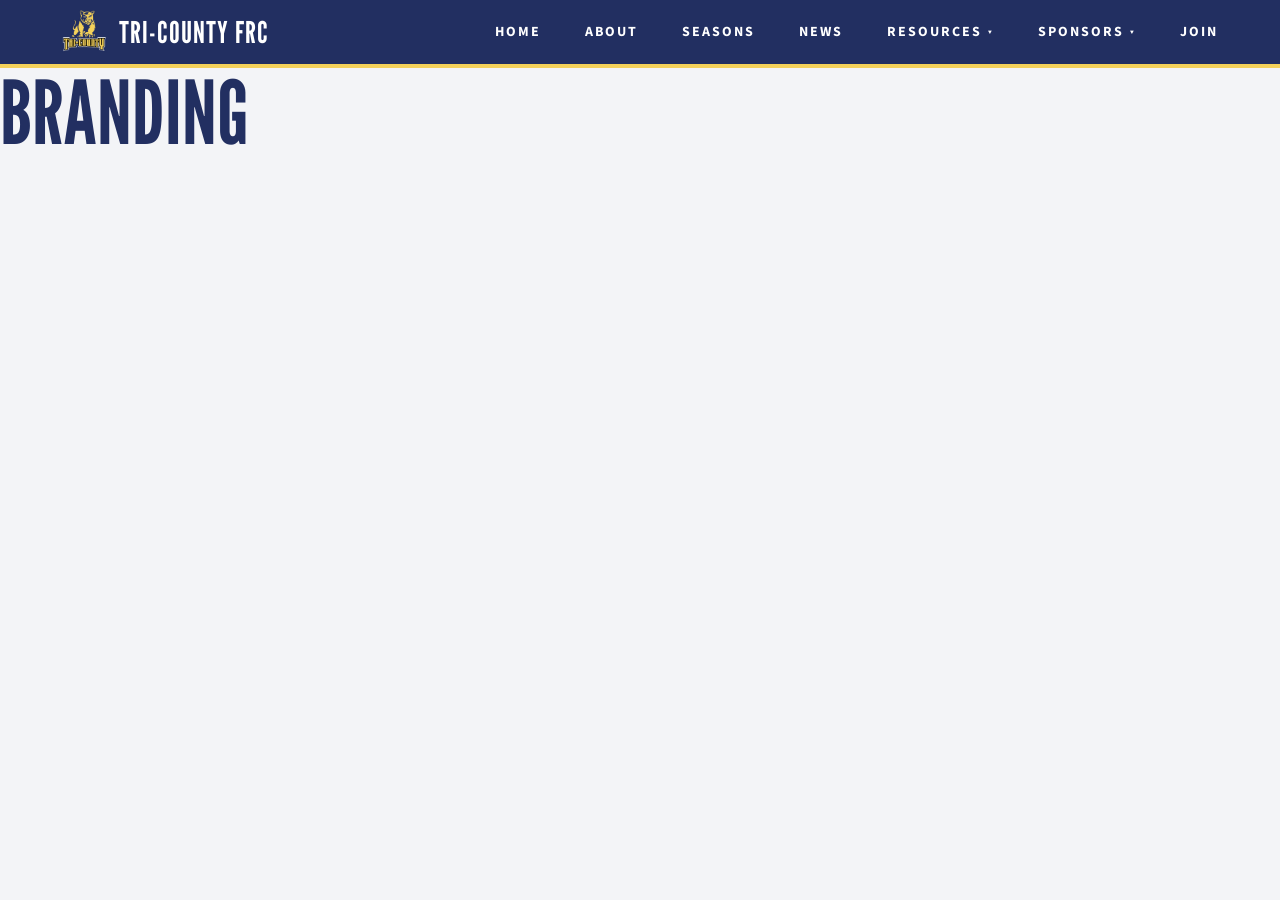
<file: branding.html>
<!-- 
  Credit: Lucas Bianco
  Source: https://github.com/Lucas-Bianco/Tri-County-FRC
  License: MIT 
-->
<!DOCTYPE html>
<html lang="en">
<head>
  <!-- Set the character encoding for proper text rendering -->
  <meta charset="UTF-8">

  <!-- Ensures compatibility mode is disabled in old versions of Internet Explorer -->
  <meta http-equiv="X-UA-Compatible" content="IE=edge">

  <!-- Makes the page responsive across all devices and screen sizes -->
  <meta name="viewport" content="width=device-width, initial-scale=1.0">

  <!-- Page title as it appears in the browser tab -->
  <title>Branding</title>

  <!--Favicon -->
  <link rel="icon" type="X" href="assets/Tri-CountyLogo.png">
  

  <!-- Connects the external stylesheet that defines layout, colors, and responsiveness -->
  <link rel="stylesheet" href="style.css">
</head>

<body>
  <!-- ===========================
       NAVIGATION BAR
       =========================== -->
  <nav>
    <!-- ===========================
         SIDEBAR MENU (MOBILE VIEW)
         =========================== -->
    <!-- This menu is hidden by default (CSS: display:none)
         and only becomes visible when the hamburger icon is clicked. -->
    <ul class="sidebar">

      <!-- Close ("X") button — triggers hideSidebar() when clicked -->
      <li onclick="hideSidebar()">
        <a href="#">
          <!-- SVG X icon -->
          <svg xmlns="http://www.w3.org/2000/svg" height="26" width="26" viewBox="0 96 960 960">
            <path d="m249 849-42-42 231-231-231-231 42-42
                     231 231 231-231 42 42-231 231
                     231 231-42 42-231-231-231 231Z"/>
          </svg>
        </a>
      </li>

      <!-- Vertical list of navigation links (stacked in a column via flex-direction: column) -->
      <!-- These replicate the main navbar links but are shown in the sidebar on mobile -->


    <li><a href="index.html">Home</a></li>
      <li><a href="about.html">About</a></li>
      <li><a href="seasons.html">Seasons</a></li>
      <li><a href="news.html">News</a></li>
      <li><a href="resources.html">Resources</a></li>
      <li class="sidebar-sub"><a href="calendar.html">Calendar</a></li>
      <li class="sidebar-sub"><a href="branding.html">Branding</a></li>
      <li><a href="sponsors.html">Sponsors</a></li>
      <li class="sidebar-sub"><a href="become-a-sponsor.html">Become a Sponsor</a></li>
      <li><a href="join.html">Join</a></li>
    </ul>

    </ul>

    <!-- ===========================
         MAIN NAVBAR (DESKTOP VIEW)
         =========================== -->
    <!-- This <ul> is always visible on desktop screens.
         On smaller screens (<1320px), CSS hides most links
         and shows only the hamburger button. -->
    <ul>
      <!-- Project name (aligned left via nav li:first-child { margin-right:auto; }) -->
      <li><a href="index.html" class="logo-container"><img src="assets/Tri-CountyLogo.png" alt="Tri-County FRC Logo"><span>Tri-County FRC</span></a></li> <!--Top Left Name-->

      <!-- Standard navigation links.
           These are visible on desktop but hidden on smaller screens (CSS: .hideOnMobile {display:none}) -->


<li class="hideOnMobile"><a href="index.html">Home</a></li>
<li class="hideOnMobile"><a href="about.html">About</a></li>
<li class="hideOnMobile"><a href="seasons.html">Seasons</a></li>
<li class="hideOnMobile"><a href="news.html">News</a></li>

      <!-- DROPDOWN: parent link is a real page; s -->
      <li class="hideOnMobile has-dropdown">
        <a href="resources.html">Resources <span class="dropdown-arrow" aria-hidden="true">▾</span></a>
        <ul class="dropdown">
          <li><a href="calendar.html">Calendar</a></li>
          <li><a href="branding.html">Branding</a></li>
        </ul>
      </li>

      <li class="hideOnMobile has-dropdown">
        <a href="sponsors.html">Sponsors <span class="dropdown-arrow" aria-hidden="true">▾</span></a>
        <ul class="dropdown">
          <li><a href="sponsors.html">Our Sponsors</a></li>
          <li><a href="become-a-sponsor.html">Become a Sponsor</a></li>
        </ul>
      </li>

      <li class="hideOnMobile"><a href="join.html">Join</a></li>


      <!-- ===========================
           MENU BUTTON (HAMBURGER ICON)
           =========================== -->
      <!-- Hidden by default (CSS: display:none).
           Appears when screen width <1320px via media query.
           Clicking it calls showSidebar() to display the sidebar. -->
      <li class="menu-button" onclick="showSidebar()">
        <a href="#">
          <!-- SVG Hamburger icon (three horizontal bars) -->
          <svg xmlns="http://www.w3.org/2000/svg" height="26" width="26" viewBox="0 96 960 960">
            <path d="M120 816v-60h720v60H120Z
                     M120 606v-60h720v60H120Z
                     M120 396v-60h720v60H120Z"/>
          </svg>
        </a>
      </li>
    </ul>
  </nav>

   <!-- ===========================
       JAVASCRIPT FUNCTIONALITY
       =========================== -->
  <script>
    // When user clicks the hamburger icon:
    // - Select the sidebar element.
    // - Change its display property from "none" to "flex".
    //   (CSS flex layout stacks items vertically.)
    function showSidebar() {
      const sidebar = document.querySelector('.sidebar')
      sidebar.style.display = 'flex'
    }

    // When user clicks the X icon:
    // - Hide the sidebar again by setting display to "none".
    function hideSidebar() {
      const sidebar = document.querySelector('.sidebar')
      sidebar.style.display = 'none'
    }
  </script>
     <main>


        
<h1>Branding</h1>

    </main>


    
</body>
</html>
</file>
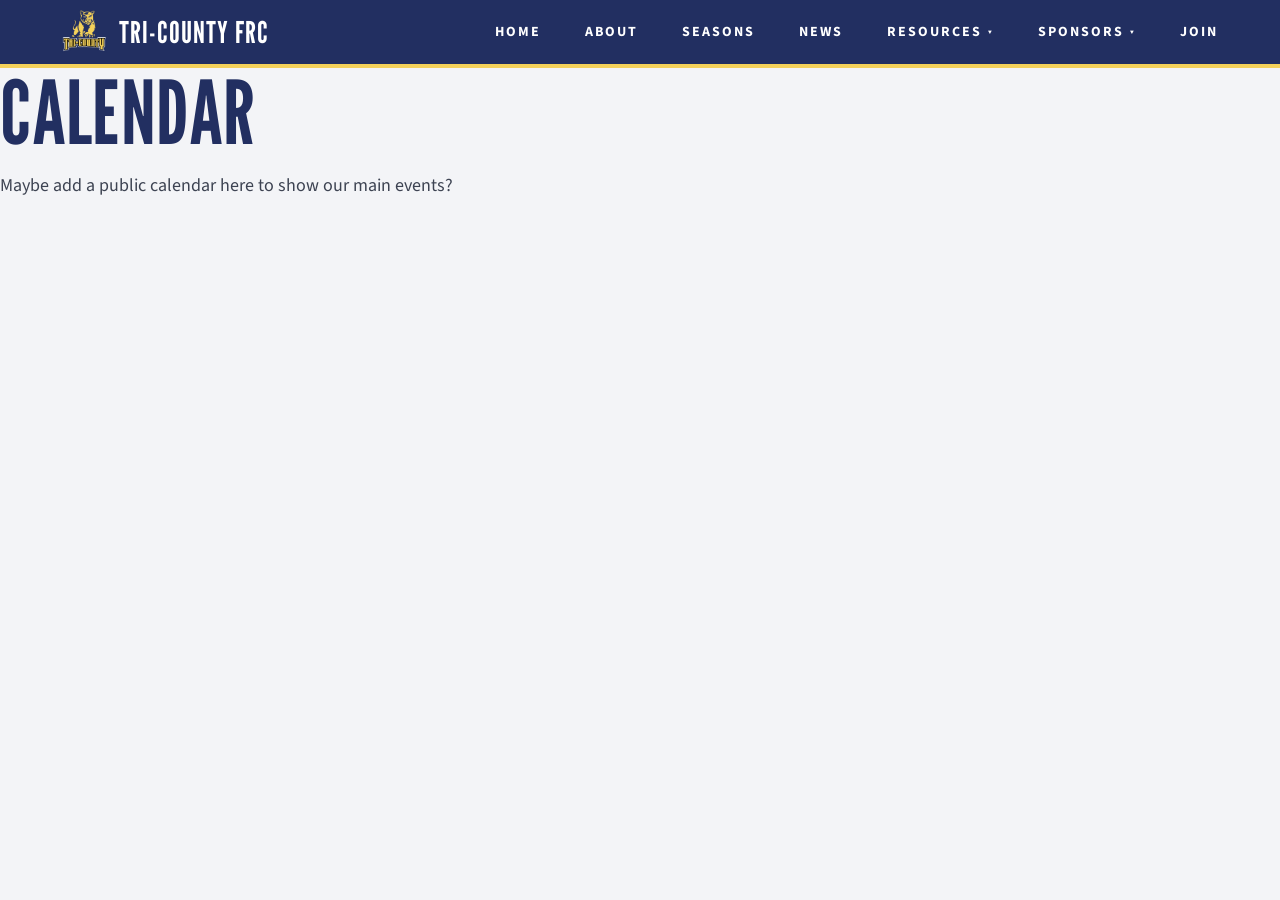
<file: calendar.html>
<!-- 
  Credit: Lucas Bianco
  Source: https://github.com/Lucas-Bianco/Tri-County-FRC
  License: MIT 
-->
<!DOCTYPE html>
<html lang="en">
<head>
  <!-- Set the character encoding for proper text rendering -->
  <meta charset="UTF-8">

  <!-- Ensures compatibility mode is disabled in old versions of Internet Explorer -->
  <meta http-equiv="X-UA-Compatible" content="IE=edge">

  <!-- Makes the page responsive across all devices and screen sizes -->
  <meta name="viewport" content="width=device-width, initial-scale=1.0">

  <!-- Page title as it appears in the browser tab -->
  <title>Calendar</title>

  <!--Favicon -->
  <link rel="icon" type="X" href="assets/Tri-CountyLogo.png">
  

  <!-- Connects the external stylesheet that defines layout, colors, and responsiveness -->
  <link rel="stylesheet" href="style.css">
</head>

<body>
  <!-- ===========================
       NAVIGATION BAR
       =========================== -->
  <nav>
    <!-- ===========================
         SIDEBAR MENU (MOBILE VIEW)
         =========================== -->
    <!-- This menu is hidden by default (CSS: display:none)
         and only becomes visible when the hamburger icon is clicked. -->
    <ul class="sidebar">

      <!-- Close ("X") button — triggers hideSidebar() when clicked -->
      <li onclick="hideSidebar()">
        <a href="#">
          <!-- SVG X icon -->
          <svg xmlns="http://www.w3.org/2000/svg" height="26" width="26" viewBox="0 96 960 960">
            <path d="m249 849-42-42 231-231-231-231 42-42
                     231 231 231-231 42 42-231 231
                     231 231-42 42-231-231-231 231Z"/>
          </svg>
        </a>
      </li>

      <!-- Vertical list of navigation links (stacked in a column via flex-direction: column) -->
      <!-- These replicate the main navbar links but are shown in the sidebar on mobile -->


    <li><a href="index.html">Home</a></li>
      <li><a href="about.html">About</a></li>
      <li><a href="seasons.html">Seasons</a></li>
      <li><a href="news.html">News</a></li>
      <li><a href="resources.html">Resources</a></li>
      <li class="sidebar-sub"><a href="calendar.html">Calendar</a></li>
      <li class="sidebar-sub"><a href="branding.html">Branding</a></li>
      <li><a href="sponsors.html">Sponsors</a></li>
      <li class="sidebar-sub"><a href="become-a-sponsor.html">Become a Sponsor</a></li>
      <li><a href="join.html">Join</a></li>
    </ul>

    </ul>

    <!-- ===========================
         MAIN NAVBAR (DESKTOP VIEW)
         =========================== -->
    <!-- This <ul> is always visible on desktop screens.
         On smaller screens (<1320px), CSS hides most links
         and shows only the hamburger button. -->
    <ul>
      <!-- Project name (aligned left via nav li:first-child { margin-right:auto; }) -->
      <li><a href="index.html" class="logo-container"><img src="assets/Tri-CountyLogo.png" alt="Tri-County FRC Logo"><span>Tri-County FRC</span></a></li> <!--Top Left Name-->

      <!-- Standard navigation links.
           These are visible on desktop but hidden on smaller screens (CSS: .hideOnMobile {display:none}) -->


<li class="hideOnMobile"><a href="index.html">Home</a></li>
<li class="hideOnMobile"><a href="about.html">About</a></li>
<li class="hideOnMobile"><a href="seasons.html">Seasons</a></li>
<li class="hideOnMobile"><a href="news.html">News</a></li>

      <!-- DROPDOWN: parent link is a real page; s -->
      <li class="hideOnMobile has-dropdown">
        <a href="resources.html">Resources <span class="dropdown-arrow" aria-hidden="true">▾</span></a>
        <ul class="dropdown">
          <li><a href="calendar.html">Calendar</a></li>
          <li><a href="branding.html">Branding</a></li>
        </ul>
      </li>

      <li class="hideOnMobile has-dropdown">
        <a href="sponsors.html">Sponsors <span class="dropdown-arrow" aria-hidden="true">▾</span></a>
        <ul class="dropdown">
          <li><a href="sponsors.html">Our Sponsors</a></li>
          <li><a href="become-a-sponsor.html">Become a Sponsor</a></li>
        </ul>
      </li>

      <li class="hideOnMobile"><a href="join.html">Join</a></li>


      <!-- ===========================
           MENU BUTTON (HAMBURGER ICON)
           =========================== -->
      <!-- Hidden by default (CSS: display:none).
           Appears when screen width <1320px via media query.
           Clicking it calls showSidebar() to display the sidebar. -->
      <li class="menu-button" onclick="showSidebar()">
        <a href="#">
          <!-- SVG Hamburger icon (three horizontal bars) -->
          <svg xmlns="http://www.w3.org/2000/svg" height="26" width="26" viewBox="0 96 960 960">
            <path d="M120 816v-60h720v60H120Z
                     M120 606v-60h720v60H120Z
                     M120 396v-60h720v60H120Z"/>
          </svg>
        </a>
      </li>
    </ul>
  </nav>

   <!-- ===========================
       JAVASCRIPT FUNCTIONALITY
       =========================== -->
  <script>
    // When user clicks the hamburger icon:
    // - Select the sidebar element.
    // - Change its display property from "none" to "flex".
    //   (CSS flex layout stacks items vertically.)
    function showSidebar() {
      const sidebar = document.querySelector('.sidebar')
      sidebar.style.display = 'flex'
    }

    // When user clicks the X icon:
    // - Hide the sidebar again by setting display to "none".
    function hideSidebar() {
      const sidebar = document.querySelector('.sidebar')
      sidebar.style.display = 'none'
    }
  </script>
     <main>


        
<h1>Calendar</h1>


      Maybe add a public calendar here to show our main events?


    </main>


    
</body>
</html>
</file>
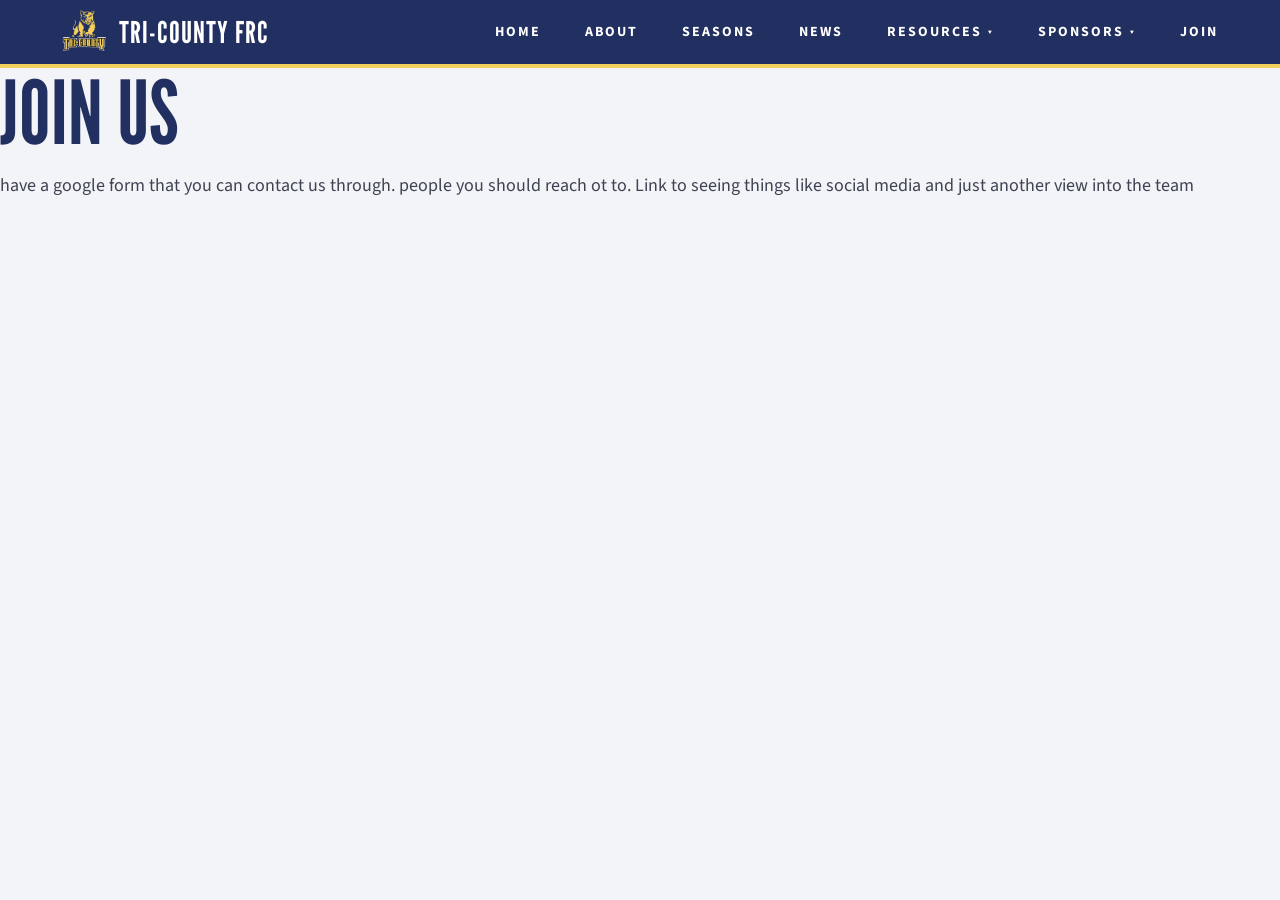
<file: join.html>
<!-- 
  Credit: Lucas Bianco
  Source: https://github.com/Lucas-Bianco/Tri-County-FRC
  License: MIT 
-->
<!DOCTYPE html>
<html lang="en">
<head>
  <!-- Set the character encoding for proper text rendering -->
  <meta charset="UTF-8">

  <!-- Ensures compatibility mode is disabled in old versions of Internet Explorer -->
  <meta http-equiv="X-UA-Compatible" content="IE=edge">

  <!-- Makes the page responsive across all devices and screen sizes -->
  <meta name="viewport" content="width=device-width, initial-scale=1.0">

  <!-- Page title as it appears in the browser tab -->
  <title>404 - Page Not Found</title>

  <!--Favicon -->
  <link rel="icon" type="X" href="assets/Tri-CountyLogo.png">
  

  <!-- Connects the external stylesheet that defines layout, colors, and responsiveness -->
  <link rel="stylesheet" href="style.css">
</head>

<body>
  <!-- ===========================
       NAVIGATION BAR
       =========================== -->
  <nav>
    <!-- ===========================
         SIDEBAR MENU (MOBILE VIEW)
         =========================== -->
    <!-- This menu is hidden by default (CSS: display:none)
         and only becomes visible when the hamburger icon is clicked. -->
    <ul class="sidebar">

      <!-- Close ("X") button — triggers hideSidebar() when clicked -->
      <li onclick="hideSidebar()">
        <a href="#">
          <!-- SVG X icon -->
          <svg xmlns="http://www.w3.org/2000/svg" height="26" width="26" viewBox="0 96 960 960">
            <path d="m249 849-42-42 231-231-231-231 42-42
                     231 231 231-231 42 42-231 231
                     231 231-42 42-231-231-231 231Z"/>
          </svg>
        </a>
      </li>

      <!-- Vertical list of navigation links (stacked in a column via flex-direction: column) -->
      <!-- These replicate the main navbar links but are shown in the sidebar on mobile -->


    <li><a href="index.html">Home</a></li>
      <li><a href="about.html">About</a></li>
      <li><a href="seasons.html">Seasons</a></li>
      <li><a href="news.html">News</a></li>
      <li><a href="resources.html">Resources</a></li>
      <li class="sidebar-sub"><a href="calendar.html">Calendar</a></li>
      <li class="sidebar-sub"><a href="branding.html">Branding</a></li>
      <li><a href="sponsors.html">Sponsors</a></li>
      <li class="sidebar-sub"><a href="become-a-sponsor.html">Become a Sponsor</a></li>
      <li><a href="join.html">Join</a></li>
    </ul>

    </ul>

    <!-- ===========================
         MAIN NAVBAR (DESKTOP VIEW)
         =========================== -->
    <!-- This <ul> is always visible on desktop screens.
         On smaller screens (<1320px), CSS hides most links
         and shows only the hamburger button. -->
    <ul>
      <!-- Project name (aligned left via nav li:first-child { margin-right:auto; }) -->
      <li><a href="index.html" class="logo-container"><img src="assets/Tri-CountyLogo.png" alt="Tri-County FRC Logo"><span>Tri-County FRC</span></a></li> <!--Top Left Name-->

      <!-- Standard navigation links.
           These are visible on desktop but hidden on smaller screens (CSS: .hideOnMobile {display:none}) -->


<li class="hideOnMobile"><a href="index.html">Home</a></li>
<li class="hideOnMobile"><a href="about.html">About</a></li>
<li class="hideOnMobile"><a href="seasons.html">Seasons</a></li>
<li class="hideOnMobile"><a href="news.html">News</a></li>

      <!-- DROPDOWN: parent link is a real page; s -->
      <li class="hideOnMobile has-dropdown">
        <a href="resources.html">Resources <span class="dropdown-arrow" aria-hidden="true">▾</span></a>
        <ul class="dropdown">
          <li><a href="calendar.html">Calendar</a></li>
          <li><a href="branding.html">Branding</a></li>
        </ul>
      </li>

      <li class="hideOnMobile has-dropdown">
        <a href="sponsors.html">Sponsors <span class="dropdown-arrow" aria-hidden="true">▾</span></a>
        <ul class="dropdown">
          <li><a href="sponsors.html">Our Sponsors</a></li>
          <li><a href="become-a-sponsor.html">Become a Sponsor</a></li>
        </ul>
      </li>

      <li class="hideOnMobile"><a href="join.html">Join</a></li>


      <!-- ===========================
           MENU BUTTON (HAMBURGER ICON)
           =========================== -->
      <!-- Hidden by default (CSS: display:none).
           Appears when screen width <1320px via media query.
           Clicking it calls showSidebar() to display the sidebar. -->
      <li class="menu-button" onclick="showSidebar()">
        <a href="#">
          <!-- SVG Hamburger icon (three horizontal bars) -->
          <svg xmlns="http://www.w3.org/2000/svg" height="26" width="26" viewBox="0 96 960 960">
            <path d="M120 816v-60h720v60H120Z
                     M120 606v-60h720v60H120Z
                     M120 396v-60h720v60H120Z"/>
          </svg>
        </a>
      </li>
    </ul>
  </nav>

   <!-- ===========================
       JAVASCRIPT FUNCTIONALITY
       =========================== -->
  <script>
    // When user clicks the hamburger icon:
    // - Select the sidebar element.
    // - Change its display property from "none" to "flex".
    //   (CSS flex layout stacks items vertically.)
    function showSidebar() {
      const sidebar = document.querySelector('.sidebar')
      sidebar.style.display = 'flex'
    }

    // When user clicks the X icon:
    // - Hide the sidebar again by setting display to "none".
    function hideSidebar() {
      const sidebar = document.querySelector('.sidebar')
      sidebar.style.display = 'none'
    }
  </script>
     <main>


        
<h1>Join Us</h1>

        have a google form that you can contact us through. people you should reach ot to. Link to seeing things like social media and just another view into the team


    </main>


    
</body>
</html>
</file>
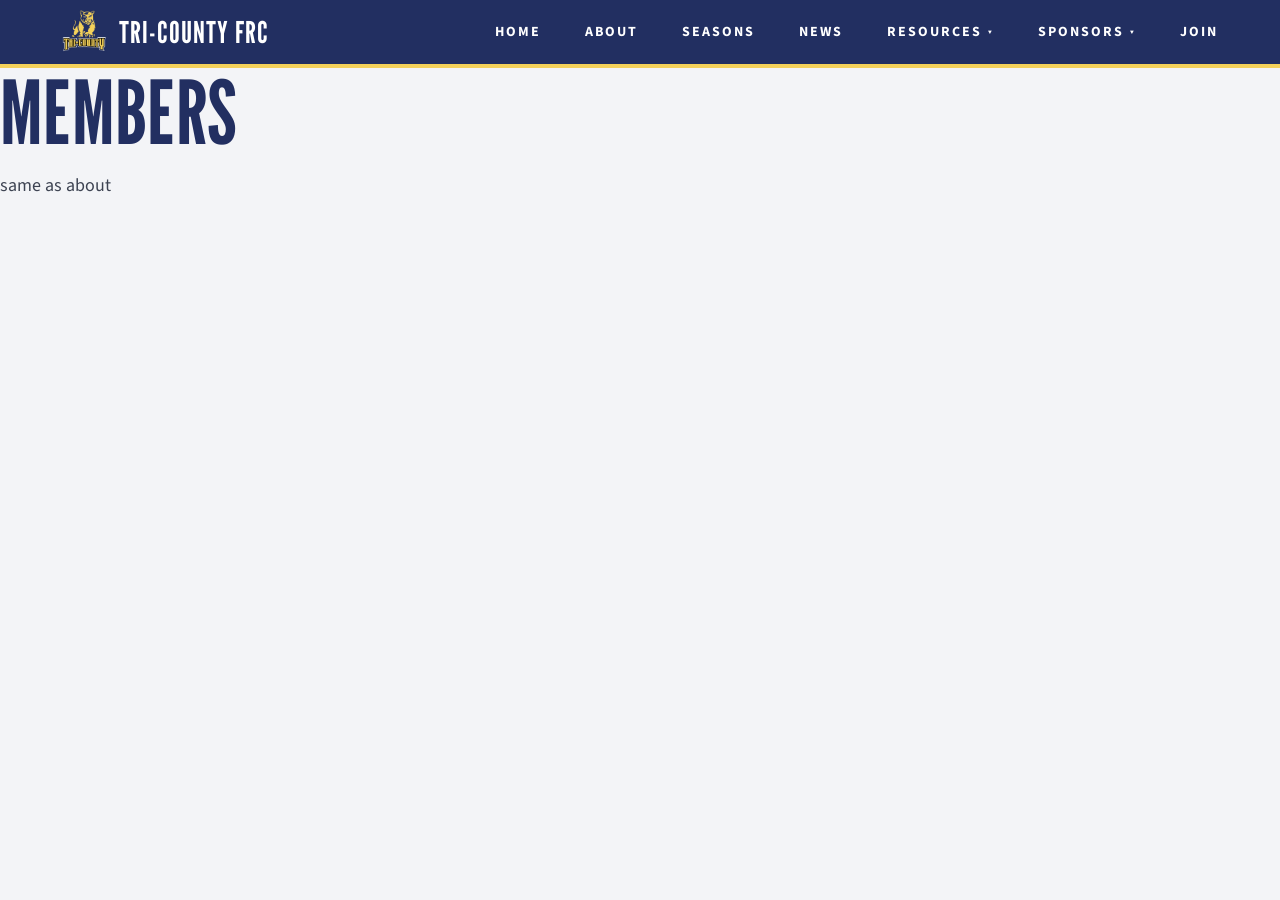
<file: members.html>
<!-- 
  Credit: Lucas Bianco
  Source: https://github.com/Lucas-Bianco/Tri-County-FRC
  License: MIT 
-->
<!DOCTYPE html>
<html lang="en">
<head>
  <!-- Set the character encoding for proper text rendering -->
  <meta charset="UTF-8">

  <!-- Ensures compatibility mode is disabled in old versions of Internet Explorer -->
  <meta http-equiv="X-UA-Compatible" content="IE=edge">

  <!-- Makes the page responsive across all devices and screen sizes -->
  <meta name="viewport" content="width=device-width, initial-scale=1.0">

  <!-- Page title as it appears in the browser tab -->
  <title>Members</title>

  <!--Favicon -->
  <link rel="icon" type="X" href="assets/Tri-CountyLogo.png">
  

  <!-- Connects the external stylesheet that defines layout, colors, and responsiveness -->
  <link rel="stylesheet" href="style.css">
</head>

<body>
  <!-- ===========================
       NAVIGATION BAR
       =========================== -->
  <nav>
    <!-- ===========================
         SIDEBAR MENU (MOBILE VIEW)
         =========================== -->
    <!-- This menu is hidden by default (CSS: display:none)
         and only becomes visible when the hamburger icon is clicked. -->
    <ul class="sidebar">

      <!-- Close ("X") button — triggers hideSidebar() when clicked -->
      <li onclick="hideSidebar()">
        <a href="#">
          <!-- SVG X icon -->
          <svg xmlns="http://www.w3.org/2000/svg" height="26" width="26" viewBox="0 96 960 960">
            <path d="m249 849-42-42 231-231-231-231 42-42
                     231 231 231-231 42 42-231 231
                     231 231-42 42-231-231-231 231Z"/>
          </svg>
        </a>
      </li>

      <!-- Vertical list of navigation links (stacked in a column via flex-direction: column) -->
      <!-- These replicate the main navbar links but are shown in the sidebar on mobile -->


    <li><a href="index.html">Home</a></li>
      <li><a href="about.html">About</a></li>
      <li><a href="seasons.html">Seasons</a></li>
      <li><a href="news.html">News</a></li>
      <li><a href="resources.html">Resources</a></li>
      <li class="sidebar-sub"><a href="calendar.html">Calendar</a></li>
      <li class="sidebar-sub"><a href="branding.html">Branding</a></li>
      <li><a href="sponsors.html">Sponsors</a></li>
      <li class="sidebar-sub"><a href="become-a-sponsor.html">Become a Sponsor</a></li>
      <li><a href="join.html">Join</a></li>
    </ul>

    </ul>

    <!-- ===========================
         MAIN NAVBAR (DESKTOP VIEW)
         =========================== -->
    <!-- This <ul> is always visible on desktop screens.
         On smaller screens (<1320px), CSS hides most links
         and shows only the hamburger button. -->
    <ul>
      <!-- Project name (aligned left via nav li:first-child { margin-right:auto; }) -->
      <li><a href="index.html" class="logo-container"><img src="assets/Tri-CountyLogo.png" alt="Tri-County FRC Logo"><span>Tri-County FRC</span></a></li> <!--Top Left Name-->

      <!-- Standard navigation links.
           These are visible on desktop but hidden on smaller screens (CSS: .hideOnMobile {display:none}) -->


<li class="hideOnMobile"><a href="index.html">Home</a></li>
<li class="hideOnMobile"><a href="about.html">About</a></li>
<li class="hideOnMobile"><a href="seasons.html">Seasons</a></li>
<li class="hideOnMobile"><a href="news.html">News</a></li>

      <!-- DROPDOWN: parent link is a real page; s -->
      <li class="hideOnMobile has-dropdown">
        <a href="resources.html">Resources <span class="dropdown-arrow" aria-hidden="true">▾</span></a>
        <ul class="dropdown">
          <li><a href="calendar.html">Calendar</a></li>
          <li><a href="branding.html">Branding</a></li>
        </ul>
      </li>

      <li class="hideOnMobile has-dropdown">
        <a href="sponsors.html">Sponsors <span class="dropdown-arrow" aria-hidden="true">▾</span></a>
        <ul class="dropdown">
          <li><a href="sponsors.html">Our Sponsors</a></li>
          <li><a href="become-a-sponsor.html">Become a Sponsor</a></li>
        </ul>
      </li>

      <li class="hideOnMobile"><a href="join.html">Join</a></li>


      <!-- ===========================
           MENU BUTTON (HAMBURGER ICON)
           =========================== -->
      <!-- Hidden by default (CSS: display:none).
           Appears when screen width <1320px via media query.
           Clicking it calls showSidebar() to display the sidebar. -->
      <li class="menu-button" onclick="showSidebar()">
        <a href="#">
          <!-- SVG Hamburger icon (three horizontal bars) -->
          <svg xmlns="http://www.w3.org/2000/svg" height="26" width="26" viewBox="0 96 960 960">
            <path d="M120 816v-60h720v60H120Z
                     M120 606v-60h720v60H120Z
                     M120 396v-60h720v60H120Z"/>
          </svg>
        </a>
      </li>
    </ul>
  </nav>

   <!-- ===========================
       JAVASCRIPT FUNCTIONALITY
       =========================== -->
  <script>
    // When user clicks the hamburger icon:
    // - Select the sidebar element.
    // - Change its display property from "none" to "flex".
    //   (CSS flex layout stacks items vertically.)
    function showSidebar() {
      const sidebar = document.querySelector('.sidebar')
      sidebar.style.display = 'flex'
    }

    // When user clicks the X icon:
    // - Hide the sidebar again by setting display to "none".
    function hideSidebar() {
      const sidebar = document.querySelector('.sidebar')
      sidebar.style.display = 'none'
    }
  </script>
     <main>


        
<h1>Members</h1>
        same as about
    </main>


    
</body>
</html>
</file>
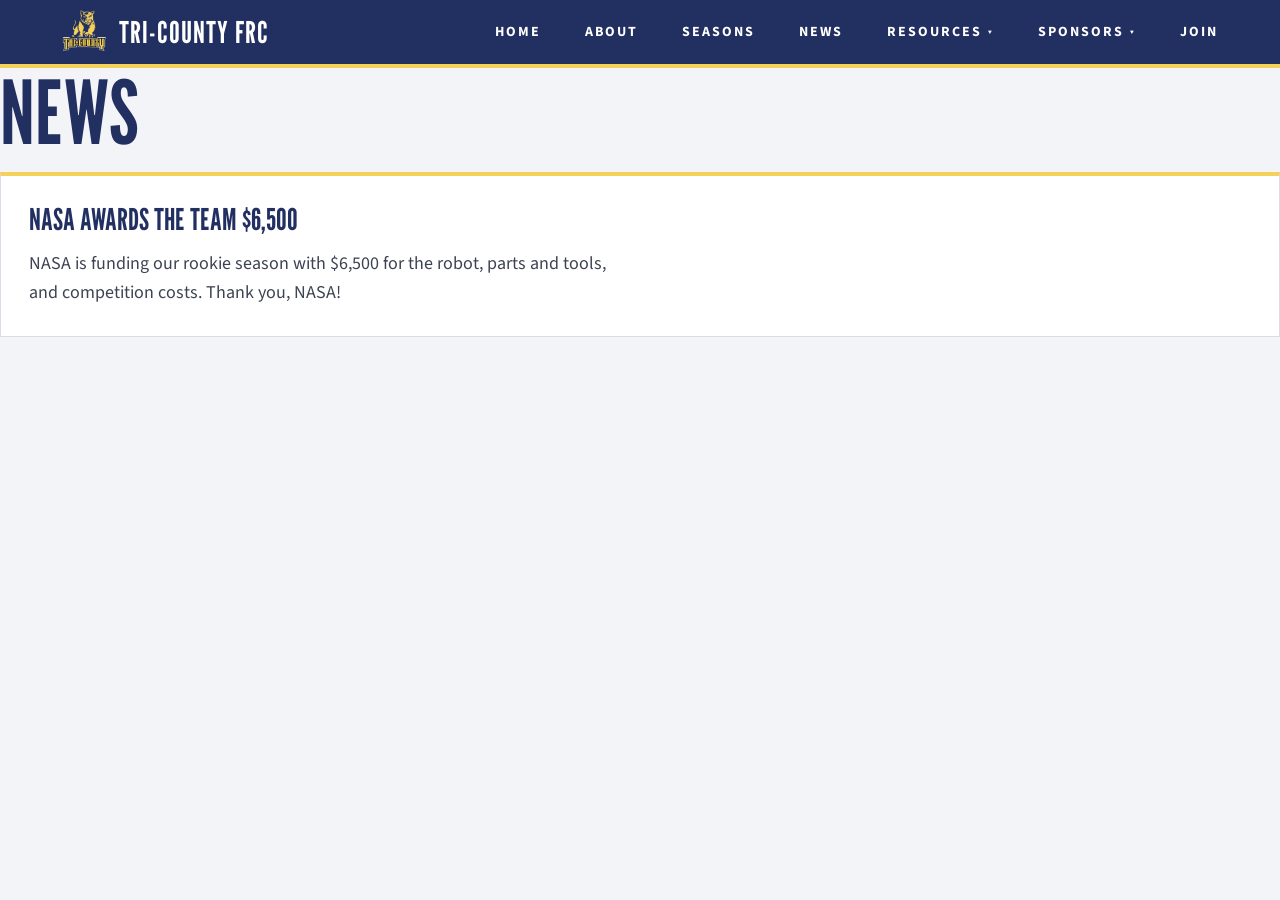
<file: news.html>
<!-- 
  Credit: Lucas Bianco
  Source: https://github.com/Lucas-Bianco/Tri-County-FRC
  License: MIT 
-->
<!DOCTYPE html>
<html lang="en">
<head>
  <!-- Set the character encoding for proper text rendering -->
  <meta charset="UTF-8">

  <!-- Ensures compatibility mode is disabled in old versions of Internet Explorer -->
  <meta http-equiv="X-UA-Compatible" content="IE=edge">

  <!-- Makes the page responsive across all devices and screen sizes -->
  <meta name="viewport" content="width=device-width, initial-scale=1.0">

        <!-- Page title as it appears in the browser tab -->
        <title>News</title>

  <!--Favicon -->
  <link rel="icon" type="X" href="assets/Tri-CountyLogo.png">
  

  <!-- Connects the external stylesheet that defines layout, colors, and responsiveness -->
  <link rel="stylesheet" href="style.css">
</head>

<body>
  <!-- ===========================
       NAVIGATION BAR
       =========================== -->
  <nav>
    <!-- ===========================
         SIDEBAR MENU (MOBILE VIEW)
         =========================== -->
    <!-- This menu is hidden by default (CSS: display:none)
         and only becomes visible when the hamburger icon is clicked. -->
    <ul class="sidebar">

      <!-- Close ("X") button — triggers hideSidebar() when clicked -->
      <li onclick="hideSidebar()">
        <a href="#">
          <!-- SVG X icon -->
          <svg xmlns="http://www.w3.org/2000/svg" height="26" width="26" viewBox="0 96 960 960">
            <path d="m249 849-42-42 231-231-231-231 42-42
                     231 231 231-231 42 42-231 231
                     231 231-42 42-231-231-231 231Z"/>
          </svg>
        </a>
      </li>

      <!-- Vertical list of navigation links (stacked in a column via flex-direction: column) -->
      <!-- These replicate the main navbar links but are shown in the sidebar on mobile -->


    <li><a href="index.html">Home</a></li>
      <li><a href="about.html">About</a></li>
      <li><a href="seasons.html">Seasons</a></li>
      <li><a href="news.html">News</a></li>
      <li><a href="resources.html">Resources</a></li>
      <li class="sidebar-sub"><a href="calendar.html">Calendar</a></li>
      <li class="sidebar-sub"><a href="branding.html">Branding</a></li>
      <li><a href="sponsors.html">Sponsors</a></li>
      <li class="sidebar-sub"><a href="become-a-sponsor.html">Become a Sponsor</a></li>
      <li><a href="join.html">Join</a></li>
    </ul>

    </ul>

    <!-- ===========================
         MAIN NAVBAR (DESKTOP VIEW)
         =========================== -->
    <!-- This <ul> is always visible on desktop screens.
         On smaller screens (<1320px), CSS hides most links
         and shows only the hamburger button. -->
    <ul>
      <!-- Project name (aligned left via nav li:first-child { margin-right:auto; }) -->
      <li><a href="index.html" class="logo-container"><img src="assets/Tri-CountyLogo.png" alt="Tri-County FRC Logo"><span>Tri-County FRC</span></a></li> <!--Top Left Name-->

      <!-- Standard navigation links.
           These are visible on desktop but hidden on smaller screens (CSS: .hideOnMobile {display:none}) -->


<li class="hideOnMobile"><a href="index.html">Home</a></li>
<li class="hideOnMobile"><a href="about.html">About</a></li>
<li class="hideOnMobile"><a href="seasons.html">Seasons</a></li>
<li class="hideOnMobile"><a href="news.html">News</a></li>

      <!-- DROPDOWN: parent link is a real page; s -->
      <li class="hideOnMobile has-dropdown">
        <a href="resources.html">Resources <span class="dropdown-arrow" aria-hidden="true">▾</span></a>
        <ul class="dropdown">
          <li><a href="calendar.html">Calendar</a></li>
          <li><a href="branding.html">Branding</a></li>
        </ul>
      </li>

      <li class="hideOnMobile has-dropdown">
        <a href="sponsors.html">Sponsors <span class="dropdown-arrow" aria-hidden="true">▾</span></a>
        <ul class="dropdown">
          <li><a href="sponsors.html">Our Sponsors</a></li>
          <li><a href="become-a-sponsor.html">Become a Sponsor</a></li>
        </ul>
      </li>

      <li class="hideOnMobile"><a href="join.html">Join</a></li>


      <!-- ===========================
           MENU BUTTON (HAMBURGER ICON)
           =========================== -->
      <!-- Hidden by default (CSS: display:none).
           Appears when screen width <1320px via media query.
           Clicking it calls showSidebar() to display the sidebar. -->
      <li class="menu-button" onclick="showSidebar()">
        <a href="#">
          <!-- SVG Hamburger icon (three horizontal bars) -->
          <svg xmlns="http://www.w3.org/2000/svg" height="26" width="26" viewBox="0 96 960 960">
            <path d="M120 816v-60h720v60H120Z
                     M120 606v-60h720v60H120Z
                     M120 396v-60h720v60H120Z"/>
          </svg>
        </a>
      </li>
    </ul>
  </nav>

   <!-- ===========================
       JAVASCRIPT FUNCTIONALITY
       =========================== -->
  <script>
    // When user clicks the hamburger icon:
    // - Select the sidebar element.
    // - Change its display property from "none" to "flex".
    //   (CSS flex layout stacks items vertically.)
    function showSidebar() {
      const sidebar = document.querySelector('.sidebar')
      sidebar.style.display = 'flex'
    }

    // When user clicks the X icon:
    // - Hide the sidebar again by setting display to "none".
    function hideSidebar() {
      const sidebar = document.querySelector('.sidebar')
      sidebar.style.display = 'none'
    }
  </script>
     <main>


        
<h1>News </h1>
<div class="card">
  <h3>NASA awards the team $6,500</h3>
  <p>NASA is funding our rookie season with $6,500 for the robot, parts and tools, and competition costs. Thank you, NASA!</p>
</div>
    </main>


    
</body>
</html>
</file>
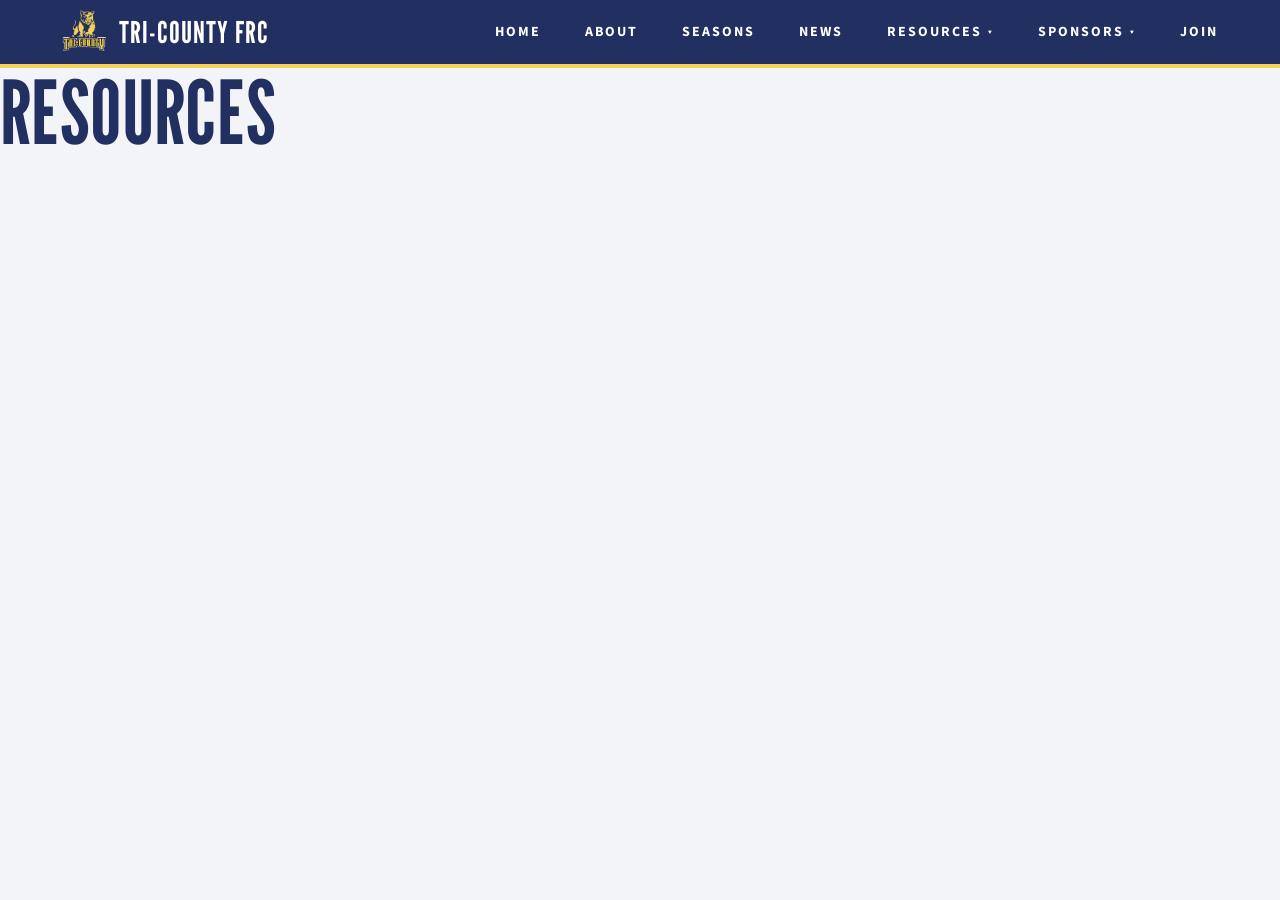
<file: resources.html>
<!-- 
  Credit: Lucas Bianco
  Source: https://github.com/Lucas-Bianco/Tri-County-FRC
  License: MIT 
-->
<!DOCTYPE html>
<html lang="en">
<head>
  <!-- Set the character encoding for proper text rendering -->
  <meta charset="UTF-8">

  <!-- Ensures compatibility mode is disabled in old versions of Internet Explorer -->
  <meta http-equiv="X-UA-Compatible" content="IE=edge">

  <!-- Makes the page responsive across all devices and screen sizes -->
  <meta name="viewport" content="width=device-width, initial-scale=1.0">

  <!-- Page title as it appears in the browser tab -->
  <title>Resources</title>

  <!--Favicon -->
  <link rel="icon" type="X" href="assets/Tri-CountyLogo.png">
  

  <!-- Connects the external stylesheet that defines layout, colors, and responsiveness -->
  <link rel="stylesheet" href="style.css">
</head>

<body>
  <!-- ===========================
       NAVIGATION BAR
       =========================== -->
  <nav>
    <!-- ===========================
         SIDEBAR MENU (MOBILE VIEW)
         =========================== -->
    <!-- This menu is hidden by default (CSS: display:none)
         and only becomes visible when the hamburger icon is clicked. -->
    <ul class="sidebar">

      <!-- Close ("X") button — triggers hideSidebar() when clicked -->
      <li onclick="hideSidebar()">
        <a href="#">
          <!-- SVG X icon -->
          <svg xmlns="http://www.w3.org/2000/svg" height="26" width="26" viewBox="0 96 960 960">
            <path d="m249 849-42-42 231-231-231-231 42-42
                     231 231 231-231 42 42-231 231
                     231 231-42 42-231-231-231 231Z"/>
          </svg>
        </a>
      </li>

      <!-- Vertical list of navigation links (stacked in a column via flex-direction: column) -->
      <!-- These replicate the main navbar links but are shown in the sidebar on mobile -->


    <li><a href="index.html">Home</a></li>
      <li><a href="about.html">About</a></li>
      <li><a href="seasons.html">Seasons</a></li>
      <li><a href="news.html">News</a></li>
      <li><a href="resources.html">Resources</a></li>
      <li class="sidebar-sub"><a href="calendar.html">Calendar</a></li>
      <li class="sidebar-sub"><a href="branding.html">Branding</a></li>
      <li><a href="sponsors.html">Sponsors</a></li>
      <li class="sidebar-sub"><a href="become-a-sponsor.html">Become a Sponsor</a></li>
      <li><a href="join.html">Join</a></li>
    </ul>

    </ul>

    <!-- ===========================
         MAIN NAVBAR (DESKTOP VIEW)
         =========================== -->
    <!-- This <ul> is always visible on desktop screens.
         On smaller screens (<1320px), CSS hides most links
         and shows only the hamburger button. -->
    <ul>
      <!-- Project name (aligned left via nav li:first-child { margin-right:auto; }) -->
      <li><a href="index.html" class="logo-container"><img src="assets/Tri-CountyLogo.png" alt="Tri-County FRC Logo"><span>Tri-County FRC</span></a></li> <!--Top Left Name-->

      <!-- Standard navigation links.
           These are visible on desktop but hidden on smaller screens (CSS: .hideOnMobile {display:none}) -->


<li class="hideOnMobile"><a href="index.html">Home</a></li>
<li class="hideOnMobile"><a href="about.html">About</a></li>
<li class="hideOnMobile"><a href="seasons.html">Seasons</a></li>
<li class="hideOnMobile"><a href="news.html">News</a></li>

      <!-- DROPDOWN: parent link is a real page; s -->
      <li class="hideOnMobile has-dropdown">
        <a href="resources.html">Resources <span class="dropdown-arrow" aria-hidden="true">▾</span></a>
        <ul class="dropdown">
          <li><a href="calendar.html">Calendar</a></li>
          <li><a href="branding.html">Branding</a></li>
        </ul>
      </li>

      <li class="hideOnMobile has-dropdown">
        <a href="sponsors.html">Sponsors <span class="dropdown-arrow" aria-hidden="true">▾</span></a>
        <ul class="dropdown">
          <li><a href="sponsors.html">Our Sponsors</a></li>
          <li><a href="become-a-sponsor.html">Become a Sponsor</a></li>
        </ul>
      </li>

      <li class="hideOnMobile"><a href="join.html">Join</a></li>


      <!-- ===========================
           MENU BUTTON (HAMBURGER ICON)
           =========================== -->
      <!-- Hidden by default (CSS: display:none).
           Appears when screen width <1320px via media query.
           Clicking it calls showSidebar() to display the sidebar. -->
      <li class="menu-button" onclick="showSidebar()">
        <a href="#">
          <!-- SVG Hamburger icon (three horizontal bars) -->
          <svg xmlns="http://www.w3.org/2000/svg" height="26" width="26" viewBox="0 96 960 960">
            <path d="M120 816v-60h720v60H120Z
                     M120 606v-60h720v60H120Z
                     M120 396v-60h720v60H120Z"/>
          </svg>
        </a>
      </li>
    </ul>
  </nav>

   <!-- ===========================
       JAVASCRIPT FUNCTIONALITY
       =========================== -->
  <script>
    // When user clicks the hamburger icon:
    // - Select the sidebar element.
    // - Change its display property from "none" to "flex".
    //   (CSS flex layout stacks items vertically.)
    function showSidebar() {
      const sidebar = document.querySelector('.sidebar')
      sidebar.style.display = 'flex'
    }

    // When user clicks the X icon:
    // - Hide the sidebar again by setting display to "none".
    function hideSidebar() {
      const sidebar = document.querySelector('.sidebar')
      sidebar.style.display = 'none'
    }
  </script>
     <main>


        
<h1>Resources</h1>

    </main>


    
</body>
</html>
</file>
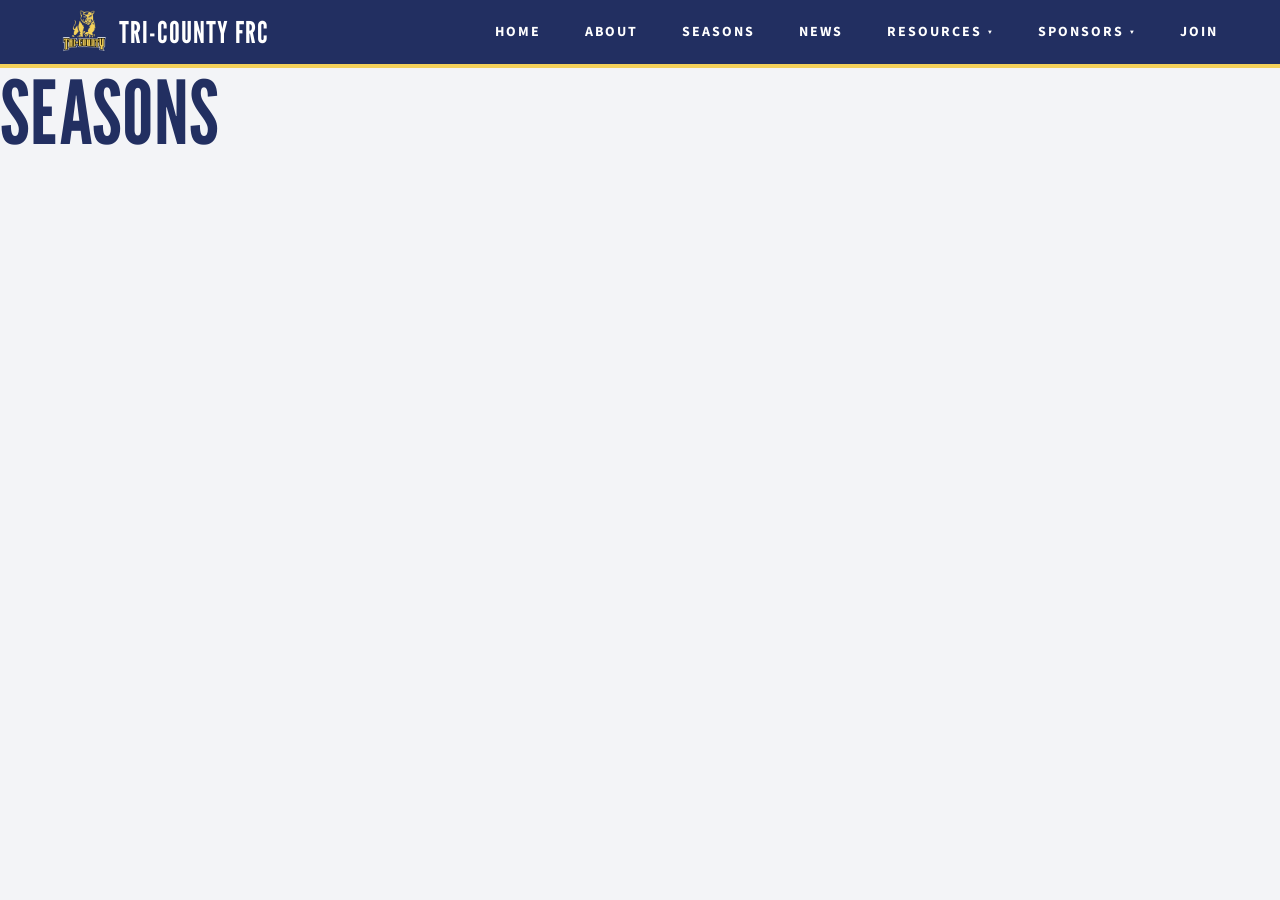
<file: seasons.html>
<!-- 
  Credit: Lucas Bianco
  Source: https://github.com/Lucas-Bianco/Tri-County-FRC
  License: MIT 
-->
<!DOCTYPE html>
<html lang="en">
<head>
  <!-- Set the character encoding for proper text rendering -->
  <meta charset="UTF-8">

  <!-- Ensures compatibility mode is disabled in old versions of Internet Explorer -->
  <meta http-equiv="X-UA-Compatible" content="IE=edge">

  <!-- Makes the page responsive across all devices and screen sizes -->
  <meta name="viewport" content="width=device-width, initial-scale=1.0">

  <!-- Page title as it appears in the browser tab -->
  <title>404 - Page Not Found</title>

  <!--Favicon -->
  <link rel="icon" type="X" href="assets/Tri-CountyLogo.png">
  

  <!-- Connects the external stylesheet that defines layout, colors, and responsiveness -->
  <link rel="stylesheet" href="style.css">
</head>

<body>
  <!-- ===========================
       NAVIGATION BAR
       =========================== -->
  <nav>
    <!-- ===========================
         SIDEBAR MENU (MOBILE VIEW)
         =========================== -->
    <!-- This menu is hidden by default (CSS: display:none)
         and only becomes visible when the hamburger icon is clicked. -->
    <ul class="sidebar">

      <!-- Close ("X") button — triggers hideSidebar() when clicked -->
      <li onclick="hideSidebar()">
        <a href="#">
          <!-- SVG X icon -->
          <svg xmlns="http://www.w3.org/2000/svg" height="26" width="26" viewBox="0 96 960 960">
            <path d="m249 849-42-42 231-231-231-231 42-42
                     231 231 231-231 42 42-231 231
                     231 231-42 42-231-231-231 231Z"/>
          </svg>
        </a>
      </li>

      <!-- Vertical list of navigation links (stacked in a column via flex-direction: column) -->
      <!-- These replicate the main navbar links but are shown in the sidebar on mobile -->


    <li><a href="index.html">Home</a></li>
      <li><a href="about.html">About</a></li>
      <li><a href="seasons.html">Seasons</a></li>
      <li><a href="news.html">News</a></li>
      <li><a href="resources.html">Resources</a></li>
      <li class="sidebar-sub"><a href="calendar.html">Calendar</a></li>
      <li class="sidebar-sub"><a href="branding.html">Branding</a></li>
      <li><a href="sponsors.html">Sponsors</a></li>
      <li class="sidebar-sub"><a href="become-a-sponsor.html">Become a Sponsor</a></li>
      <li><a href="join.html">Join</a></li>
    </ul>

    </ul>

    <!-- ===========================
         MAIN NAVBAR (DESKTOP VIEW)
         =========================== -->
    <!-- This <ul> is always visible on desktop screens.
         On smaller screens (<1320px), CSS hides most links
         and shows only the hamburger button. -->
    <ul>
      <!-- Project name (aligned left via nav li:first-child { margin-right:auto; }) -->
      <li><a href="index.html" class="logo-container"><img src="assets/Tri-CountyLogo.png" alt="Tri-County FRC Logo"><span>Tri-County FRC</span></a></li> <!--Top Left Name-->

      <!-- Standard navigation links.
           These are visible on desktop but hidden on smaller screens (CSS: .hideOnMobile {display:none}) -->


<li class="hideOnMobile"><a href="index.html">Home</a></li>
<li class="hideOnMobile"><a href="about.html">About</a></li>
<li class="hideOnMobile"><a href="seasons.html">Seasons</a></li>
<li class="hideOnMobile"><a href="news.html">News</a></li>

      <!-- DROPDOWN: parent link is a real page; s -->
      <li class="hideOnMobile has-dropdown">
        <a href="resources.html">Resources <span class="dropdown-arrow" aria-hidden="true">▾</span></a>
        <ul class="dropdown">
          <li><a href="calendar.html">Calendar</a></li>
          <li><a href="branding.html">Branding</a></li>
        </ul>
      </li>

      <li class="hideOnMobile has-dropdown">
        <a href="sponsors.html">Sponsors <span class="dropdown-arrow" aria-hidden="true">▾</span></a>
        <ul class="dropdown">
          <li><a href="sponsors.html">Our Sponsors</a></li>
          <li><a href="become-a-sponsor.html">Become a Sponsor</a></li>
        </ul>
      </li>

      <li class="hideOnMobile"><a href="join.html">Join</a></li>


      <!-- ===========================
           MENU BUTTON (HAMBURGER ICON)
           =========================== -->
      <!-- Hidden by default (CSS: display:none).
           Appears when screen width <1320px via media query.
           Clicking it calls showSidebar() to display the sidebar. -->
      <li class="menu-button" onclick="showSidebar()">
        <a href="#">
          <!-- SVG Hamburger icon (three horizontal bars) -->
          <svg xmlns="http://www.w3.org/2000/svg" height="26" width="26" viewBox="0 96 960 960">
            <path d="M120 816v-60h720v60H120Z
                     M120 606v-60h720v60H120Z
                     M120 396v-60h720v60H120Z"/>
          </svg>
        </a>
      </li>
    </ul>
  </nav>

   <!-- ===========================
       JAVASCRIPT FUNCTIONALITY
       =========================== -->
  <script>
    // When user clicks the hamburger icon:
    // - Select the sidebar element.
    // - Change its display property from "none" to "flex".
    //   (CSS flex layout stacks items vertically.)
    function showSidebar() {
      const sidebar = document.querySelector('.sidebar')
      sidebar.style.display = 'flex'
    }

    // When user clicks the X icon:
    // - Hide the sidebar again by setting display to "none".
    function hideSidebar() {
      const sidebar = document.querySelector('.sidebar')
      sidebar.style.display = 'none'
    }
  </script>
     <main>


        
<h1>Seasons</h1>

    </main>


    
</body>
</html>
</file>
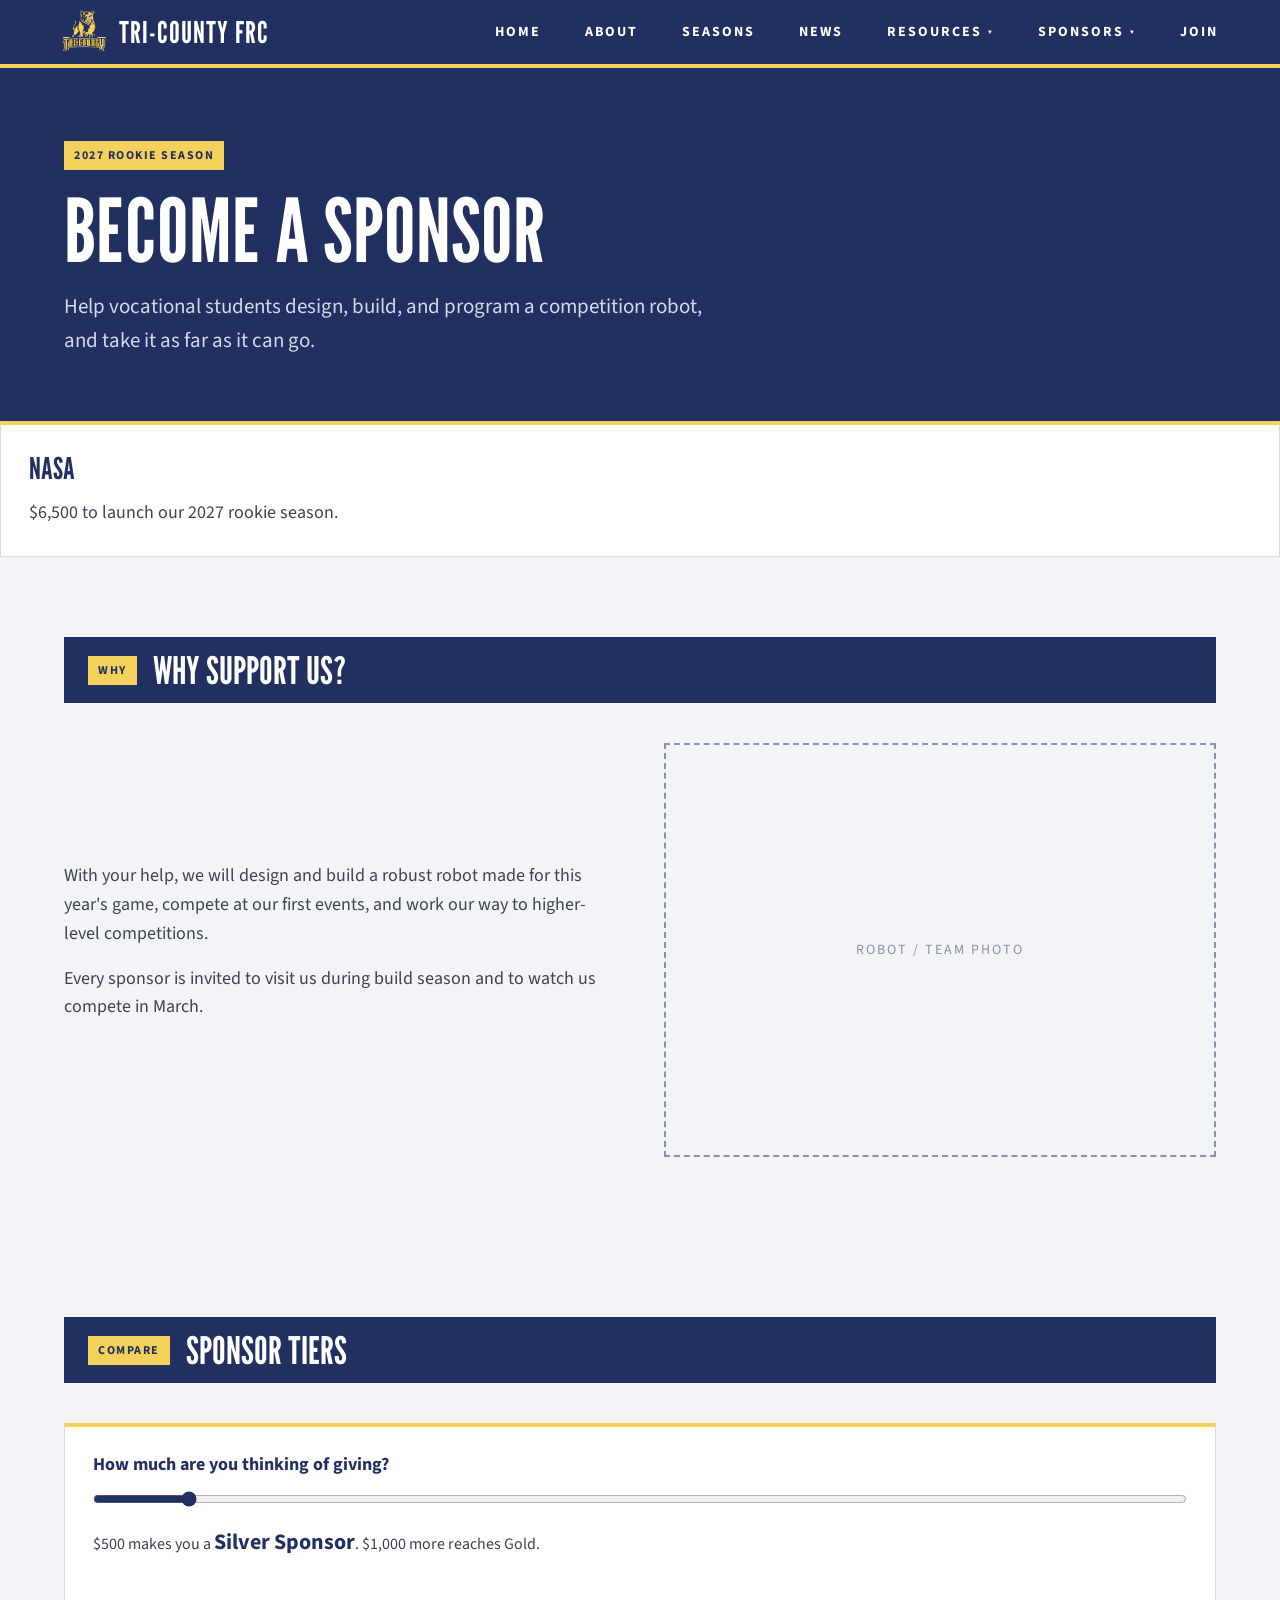
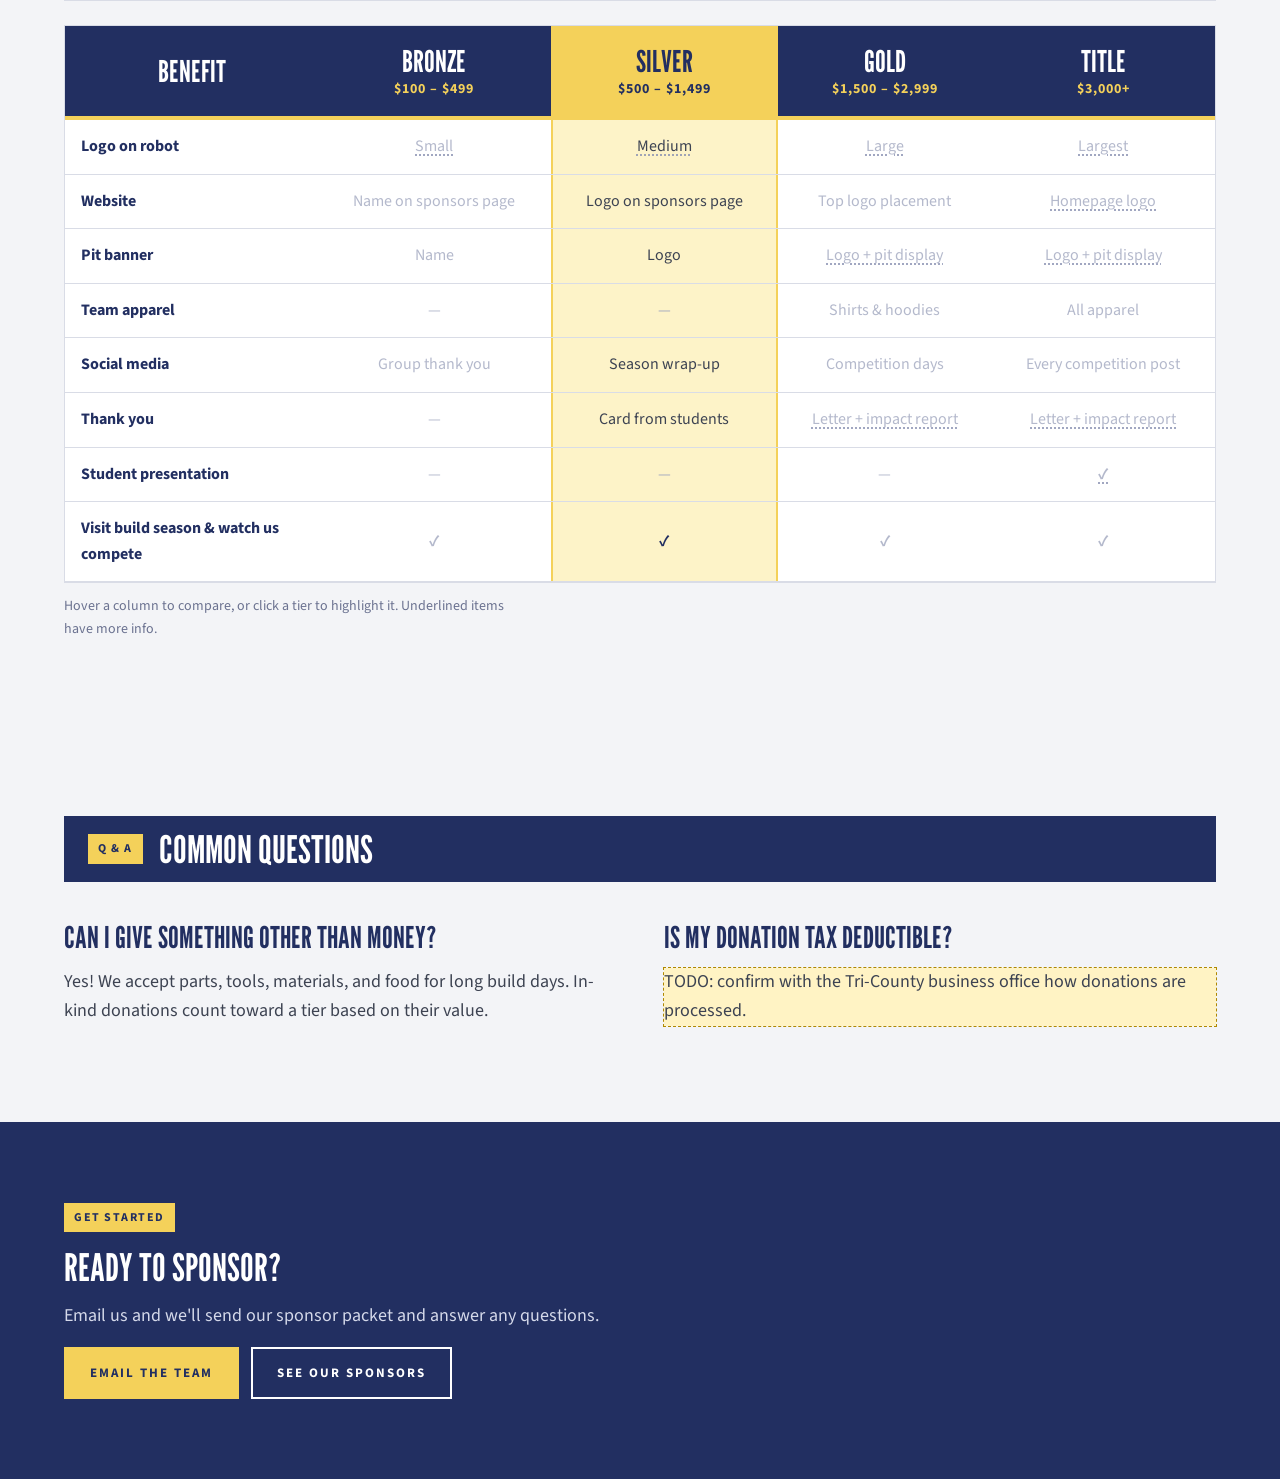
<file: sponsors.html>
<!-- 
  Credit: Lucas Bianco
  Source: https://github.com/Lucas-Bianco/Tri-County-FRC
  License: MIT 
-->
<!DOCTYPE html>
<html lang="en">
<head>
  <!-- Set the character encoding for proper text rendering -->
  <meta charset="UTF-8">

  <!-- Ensures compatibility mode is disabled in old versions of Internet Explorer -->
  <meta http-equiv="X-UA-Compatible" content="IE=edge">

  <!-- Makes the page responsive across all devices and screen sizes -->
  <meta name="viewport" content="width=device-width, initial-scale=1.0">

  <!-- Page title as it appears in the browser tab -->
  <title>Sponsors</title>

  <!--Favicon -->
  <link rel="icon" type="X" href="assets/Tri-CountyLogo.png">
  

  <!-- Connects the external stylesheet that defines layout, colors, and responsiveness -->
  <link rel="stylesheet" href="style.css">
</head>

<body>
  <!-- ===========================
       NAVIGATION BAR
       =========================== -->
  <nav>
    <!-- ===========================
         SIDEBAR MENU (MOBILE VIEW)
         =========================== -->
    <!-- This menu is hidden by default (CSS: display:none)
         and only becomes visible when the hamburger icon is clicked. -->
    <ul class="sidebar">

      <!-- Close ("X") button — triggers hideSidebar() when clicked -->
      <li onclick="hideSidebar()">
        <a href="#">
          <!-- SVG X icon -->
          <svg xmlns="http://www.w3.org/2000/svg" height="26" width="26" viewBox="0 96 960 960">
            <path d="m249 849-42-42 231-231-231-231 42-42
                     231 231 231-231 42 42-231 231
                     231 231-42 42-231-231-231 231Z"/>
          </svg>
        </a>
      </li>

      <!-- Vertical list of navigation links (stacked in a column via flex-direction: column) -->
      <!-- These replicate the main navbar links but are shown in the sidebar on mobile -->


    <li><a href="index.html">Home</a></li>
      <li><a href="about.html">About</a></li>
      <li><a href="seasons.html">Seasons</a></li>
      <li><a href="news.html">News</a></li>
      <li><a href="resources.html">Resources</a></li>
      <li class="sidebar-sub"><a href="calendar.html">Calendar</a></li>
      <li class="sidebar-sub"><a href="branding.html">Branding</a></li>
      <li><a href="sponsors.html">Sponsors</a></li>
      <li class="sidebar-sub"><a href="become-a-sponsor.html">Become a Sponsor</a></li>
      <li><a href="join.html">Join</a></li>
    </ul>

    </ul>

    <!-- ===========================
         MAIN NAVBAR (DESKTOP VIEW)
         =========================== -->
    <!-- This <ul> is always visible on desktop screens.
         On smaller screens (<1320px), CSS hides most links
         and shows only the hamburger button. -->
    <ul>
      <!-- Project name (aligned left via nav li:first-child { margin-right:auto; }) -->
      <li><a href="index.html" class="logo-container"><img src="assets/Tri-CountyLogo.png" alt="Tri-County FRC Logo"><span>Tri-County FRC</span></a></li> <!--Top Left Name-->

      <!-- Standard navigation links.
           These are visible on desktop but hidden on smaller screens (CSS: .hideOnMobile {display:none}) -->


<li class="hideOnMobile"><a href="index.html">Home</a></li>
<li class="hideOnMobile"><a href="about.html">About</a></li>
<li class="hideOnMobile"><a href="seasons.html">Seasons</a></li>
<li class="hideOnMobile"><a href="news.html">News</a></li>

      <!-- DROPDOWN: parent link is a real page; s -->
      <li class="hideOnMobile has-dropdown">
        <a href="resources.html">Resources <span class="dropdown-arrow" aria-hidden="true">▾</span></a>
        <ul class="dropdown">
          <li><a href="calendar.html">Calendar</a></li>
          <li><a href="branding.html">Branding</a></li>
        </ul>
      </li>

      <li class="hideOnMobile has-dropdown">
        <a href="sponsors.html">Sponsors <span class="dropdown-arrow" aria-hidden="true">▾</span></a>
        <ul class="dropdown">
          <li><a href="sponsors.html">Our Sponsors</a></li>
          <li><a href="become-a-sponsor.html">Become a Sponsor</a></li>
        </ul>
      </li>

      <li class="hideOnMobile"><a href="join.html">Join</a></li>


      <!-- ===========================
           MENU BUTTON (HAMBURGER ICON)
           =========================== -->
      <!-- Hidden by default (CSS: display:none).
           Appears when screen width <1320px via media query.
           Clicking it calls showSidebar() to display the sidebar. -->
      <li class="menu-button" onclick="showSidebar()">
        <a href="#">
          <!-- SVG Hamburger icon (three horizontal bars) -->
          <svg xmlns="http://www.w3.org/2000/svg" height="26" width="26" viewBox="0 96 960 960">
            <path d="M120 816v-60h720v60H120Z
                     M120 606v-60h720v60H120Z
                     M120 396v-60h720v60H120Z"/>
          </svg>
        </a>
      </li>
    </ul>
  </nav>

   <!-- ===========================
       JAVASCRIPT FUNCTIONALITY
       =========================== -->
  <script>
    // When user clicks the hamburger icon:
    // - Select the sidebar element.
    // - Change its display property from "none" to "flex".
    //   (CSS flex layout stacks items vertically.)
    function showSidebar() {
      const sidebar = document.querySelector('.sidebar')
      sidebar.style.display = 'flex'
    }

    // When user clicks the X icon:
    // - Hide the sidebar again by setting display to "none".
    function hideSidebar() {
      const sidebar = document.querySelector('.sidebar')
      sidebar.style.display = 'none'
    }
  </script>
     <main>

      <section class="section-dark page-header">
        <div class="container">
          <span class="tag">2027 Rookie Season</span>
          <h1>Become a Sponsor</h1>
          
          <p class="page-intro">Help vocational students design, build, and program a competition robot, and take it as far as it can go.</p>
        </div>
      </section>
<div class="card">
  <h3>NASA</h3>
  <p>$6,500 to launch our 2027 rookie season.</p>
</div>

       <!-- Why support us -->
      <section class="section">
        <div class="container">
          <div class="title-bar">
            <span class="tag">Why</span>
            <h2>Why Support Us?</h2>
          </div>

          <div class="two-columns">
            <div>
              <p>With your help, we will design and build a robust robot made for this year's game, compete at our first events, and work our way to higher-level competitions.</p>
              <p>Every sponsor is invited to visit us during build season and to watch us compete in March.</p>
            </div>
            <div class="photo-placeholder">Robot / team photo</div>
          </div>
        </div>
      </section>






      <!--Tiers-->
      <section class="section">
    <div class="container">
      <div class="title-bar">
        <span class="tag">Compare</span>
        <h2>Sponsor Tiers</h2>
      </div>

      <!-- Budget slider: picks the matching tier column -->
      <div class="tier-picker">
        <label for="tier-amount">How much are you thinking of giving?</label>
        <input type="range" id="tier-amount" min="100" max="5000" step="50" value="500">
        <p class="tier-result" id="tier-result"></p>
      </div>

      <div class="tier-chart-wrap">
        <table class="tier-chart" id="tier-chart">
          <thead>
            <tr>
              <th scope="col">Benefit</th>
              <th scope="col">Bronze<span>$100 &ndash; $499</span></th>
              <th scope="col">Silver<span>$500 &ndash; $1,499</span></th>
              <th scope="col">Gold<span>$1,500 &ndash; $2,999</span></th>
              <th scope="col">Title<span>$3,000+</span></th>
            </tr>
          </thead>
          <tbody>
            <tr>
              <th scope="row">Logo on robot</th>
              <td tabindex="0" data-tip="About 3 x 4 inches">Small</td>
              <td tabindex="0" data-tip="TODO: add size">Medium</td>
              <td tabindex="0" data-tip="About 8 x 12 inches">Large</td>
              <td tabindex="0" data-tip="Our biggest placement, visible from multiple sides of the robot">Largest</td>
            </tr>
            <tr>
              <th scope="row">Website</th>
              <td>Name on sponsors page</td>
              <td>Logo on sponsors page</td>
              <td>Top logo placement</td>
              <td tabindex="0" data-tip="Your logo on our homepage plus our social media bios">Homepage logo</td>
            </tr>
            <tr>
              <th scope="row">Pit banner</th>
              <td>Name</td>
              <td>Logo</td>
              <td tabindex="0" data-tip="The pit is our workspace at competitions, where judges, teams, and families stop by">Logo + pit display</td>
              <td tabindex="0" data-tip="The pit is our workspace at competitions, where judges, teams, and families stop by">Logo + pit display</td>
            </tr>
            <tr>
              <th scope="row">Team apparel</th>
              <td class="no">&mdash;</td>
              <td class="no">&mdash;</td>
              <td>Shirts &amp; hoodies</td>
              <td>All apparel</td>
            </tr>
            <tr>
              <th scope="row">Social media</th>
              <td>Group thank you</td>
              <td>Season wrap-up</td>
              <td>Competition days</td>
              <td>Every competition post</td>
            </tr>
            <tr>
              <th scope="row">Thank you</th>
              <td class="no">&mdash;</td>
              <td>Card from students</td>
              <td tabindex="0" data-tip="A one-page summary of our season and what your support built">Letter + impact report</td>
              <td tabindex="0" data-tip="A one-page summary of our season and what your support built">Letter + impact report</td>
            </tr>
            <tr>
              <th scope="row">Student presentation</th>
              <td class="no">&mdash;</td>
              <td class="no">&mdash;</td>
              <td class="no">&mdash;</td>
              <td class="yes" tabindex="0" data-tip="Students can visit and present the robot at your company">&check;</td>
            </tr>
            <tr>
              <th scope="row">Visit build season &amp; watch us compete</th>
              <td class="yes">&check;</td>
              <td class="yes">&check;</td>
              <td class="yes">&check;</td>
              <td class="yes">&check;</td>
            </tr>
          </tbody>
        </table>
      </div>
      <p class="tier-hint">Hover a column to compare, or click a tier to highlight it. Underlined items have more info.</p>
    </div>
  </section>

    </main>



     


      


      <!-- Other ways to give + FAQ -->
      <section class="section">
        <div class="container">
          <div class="title-bar">
            <span class="tag">Q &amp; A</span>
            <h2>Common Questions</h2>
          </div>

          <div class="two-columns tier-faq">
            <div>
              <h3>Can I give something other than money?</h3>
              <p>Yes! We accept parts, tools, materials, and food for long build days. In-kind donations count toward a tier based on their value.</p>
            </div>
            <div>
              <h3>Is my donation tax deductible?</h3>
              <p class="todo">TODO: confirm with the Tri-County business office how donations are processed.</p>
            </div>
          </div>
        </div>
      </section>


      <!-- CTA -->
      <section class="section section-dark">
        <div class="container">
          <span class="tag">Get Started</span>
          <h2>Ready to Sponsor?</h2>
          <p>Email us and we'll send our sponsor packet and answer any questions.</p>
          <div class="button-row">
            <a class="button button-gold" href="mailto:tcroboticssocial@gmail.com?subject=Sponsoring%20Tri-County%20FRC">Email the Team</a>
            <a class="button" href="sponsors.html">See Our Sponsors</a>
          </div>
        </div>
      </section>

    </main>
    













































    <script>
    // ===========================
    // TIER CHART
    // ===========================
    const chart = document.getElementById('tier-chart')
    const slider = document.getElementById('tier-amount')
    const result = document.getElementById('tier-result')

    // Tier minimums, in the same order as the table columns (column 1 = Bronze)
    const tiers = [
      { name: 'Bronze', min: 100 },
      { name: 'Silver', min: 500 },
      { name: 'Gold', min: 1500 },
      { name: 'Title', min: 3000 }
    ]

    // Add or remove a class on every cell in one column
    function markColumn(col, className, on) {
      chart.querySelectorAll('tr').forEach(function (row) {
        const cell = row.children[col]
        if (cell) cell.classList.toggle(className, on)
      })
    }

    // Highlight one tier column and fade the others
    function selectColumn(col) {
      for (let i = 1; i <= tiers.length; i++) {
        markColumn(i, 'col-selected', i === col)
      }
      chart.classList.toggle('has-selection', col > 0)
    }

    // Hover: light highlight on the whole column
    chart.addEventListener('mouseover', function (e) {
      const cell = e.target.closest('td, thead th')
      if (cell && cell.cellIndex > 0) markColumn(cell.cellIndex, 'col-hover', true)
    })
    chart.addEventListener('mouseout', function (e) {
      const cell = e.target.closest('td, thead th')
      if (cell && cell.cellIndex > 0) markColumn(cell.cellIndex, 'col-hover', false)
    })

    // Click a tier name: select it and move the slider to that tier's minimum
    chart.querySelectorAll('thead th').forEach(function (th) {
      th.addEventListener('click', function () {
        if (th.cellIndex === 0) return
        slider.value = tiers[th.cellIndex - 1].min
        updateSlider()
      })
    })

    // Slider: find the highest tier the amount reaches
    function updateSlider() {
      const amount = Number(slider.value)
      let col = 0
      tiers.forEach(function (tier, i) {
        if (amount >= tier.min) col = i + 1
      })

      const next = tiers[col]   // the tier above, if there is one
      let text = '$' + amount.toLocaleString() + ' makes you a <strong>' + tiers[col - 1].name + ' Sponsor</strong>.'
      if (next) {
        text += ' $' + (next.min - amount).toLocaleString() + ' more reaches ' + next.name + '.'
      }
      result.innerHTML = text
      selectColumn(col)
    }

    slider.addEventListener('input', updateSlider)
    updateSlider()
  </script>
</body>
</html>
</file>
<file: style.css>
/* google fonts */
@import url("https://fonts.googleapis.com/css2?family=League+Gothic&family=Source+Sans+3:wght@400;700&display=swap");
/* =-=-=-=-=-=-=-=-=--
   Color and fonts. Changes here will affect the whole site.
=-=-=-=-=-=-=-=-=-- */
:root {
  --navy: #222f61;        /* logo navy  */
  --navy-dark: #161f45;   /* footer */
  --gold: #f4d15a;        /* logo gold*/
  --text: #3d4352;        /* normal paragraph text */
  --grey-bg: #f3f4f7;     /* light grey band behind sections */
  --line: #d9dce6;        /* thin borders */
  --white: #ffffff;

  --heading-font: "League Gothic", "Arial Narrow", sans-serif;
  --body-font: "Source Sans 3", Arial, sans-serif;
}


/* =-=-=-=-=-=-=-=-=--
   GLOBAL RESETS
=-=-=-=-=-=-=-=-=-- */
* {
  margin: 0;
  padding: 0;
  box-sizing: border-box;   
}

img {
  max-width: 100%;          /* images never overflow on phones */
  display: block;
}


/* =-=-=-=-=-=-=-=-=--
   BODY AND TEXT
=-=-=-=-=-=-=-=-=-- */
body {
  min-height: 100vh;
  display: flex;             
  flex-direction: column;
  background-color: var(--white);
  color: var(--text);
  font-family: var(--body-font);
  font-size: 18px;
  line-height: 1.6;
}

main {
  flex: 1;
}

h1, h2, h3, h4, h5, h6  {
  font-family: var(--heading-font);
  font-weight: 400;          /* League Gothic is already bold-looking */
  text-transform: uppercase;
  line-height: 1;
  color: var(--navy);
  margin-bottom: 16px;
}

h1 { font-size: 88px; }
h2 { font-size: 48px; }
h3 { font-size: 30px; }
h4 { font-size: 24px; }
h5 { font-size: 20px; }
h6 { font-size: 16px; }

p {
  margin-bottom: 16px;
  max-width: 65ch;          
}

a {
  color: var(--navy);
}

ul.list {                  
  margin: 0 0 16px 22px;
}


/* =-=-=-=-=-=-=-=-=--
   NAVIGATION BAR
=-=-=-=-=-=-=-=-=-- */
nav {
  background-color: var(--navy);
  border-bottom: 4px solid var(--gold);
  position: sticky;          /* nav stays at the top while you scroll */
  top: 0;
  z-index: 10;
}

nav ul {
  width: 100%;
  max-width: 1200px;
  margin: 0 auto;            /* lines the nav up with the page content */
  list-style: none;
  display: flex;
  justify-content: flex-end;
  align-items: center;
}

nav li {
  height: 64px;
}

nav a {
  height: 100%;
  padding: 0 22px;
  display: flex;
  align-items: center;
  color: var(--white);
  text-decoration: none;
  text-transform: uppercase;
  font-size: 14px;
  font-weight: 700;
  letter-spacing: 2px;
}

nav a:hover {
  color: var(--gold);
}


nav a.active {
  color: var(--gold);
}


nav li:first-child {
  margin-right: auto;
}

.logo-container {
  gap: 12px;
}

.logo-container img {
  height: 44px;
  width: auto;
}

.logo-container span {
  font-family: var(--heading-font);
  font-size: 30px;
  font-weight: 400;
  letter-spacing: 1px;
  color: var(--white);}


nav svg {
  fill: var(--white);
}
/* =-=-=-=-=-=-=-=-=--
   DROPDOWN MENUS (DESKTOP NAV)
=-=-=-=-=-=-=-=-=-- */
.has-dropdown {
  position: relative;        /* the dropdown is positioned under this item */
}

.dropdown-arrow {
  margin-left: 6px;
  font-size: 11px;
}

nav ul.dropdown {
  display: none;             /* hidden until hover / focus */
  position: absolute;
  top: 100%;                 /* sits right under the nav bar */
  left: 0;
  width: auto;
  min-width: 220px;
  max-width: none;
  margin: 0;
  flex-direction: column;
  align-items: stretch;
  background-color: var(--navy);
  border-top: 4px solid var(--gold);
  box-shadow: 0 10px 20px rgba(0, 0, 0, 0.25);
}

.has-dropdown:hover .dropdown,
.has-dropdown:focus-within .dropdown {
  display: flex;
}

nav .dropdown li {
  height: auto;              /* undo the 64px nav height */
}

nav .dropdown a {
  padding: 14px 22px;
  white-space: nowrap;
}

nav .dropdown a:hover {
  background-color: var(--navy-dark);
}

.sidebar-sub a {
  padding-left: 44px;
  font-size: 13px;
  opacity: 0.85;
}

/* =-=-=-=-=-=-=-=-=--
   SIDEBAR (MOBILE NAV)
=-=-=-=-=-=-=-=-=-- */
.sidebar {
  position: fixed;
  top: 0;
  right: 0;
  height: 100vh;
  width: 260px;
  z-index: 20;
  background-color: var(--navy);
  border-left: 4px solid var(--gold);
  box-shadow: -10px 0 20px rgba(0, 0, 0, 0.3);
  display: none;          
  flex-direction: column;
  align-items: flex-start;
  justify-content: flex-start;
  overflow-y: auto;          /* lets the menu scroll on short phones */
}

.sidebar.open {
  display: flex;
}

.sidebar li {
  width: 100%;
}

.sidebar a {
  width: 100%;
}


/* =-=-=-=-=-=-=-=-=--
   MENU BUTTON (HAMBURGER ICON)
=-=-=-=-=-=-=-=-=-- */
.menu-button {
  display: none;             /* only shown on small screens, below */
}


/* =-=-=-=-=-=-=-=-=--
   PAGE LAYOUT
   
=-=-=-=-=-=-=-=-=-- */
.container {
  max-width: 1200px;
  margin: 0 auto;
  padding: 0 24px;
}

.section {
  padding: 80px 0;
}


.section-dark {
  background-color: var(--navy);
  color: #d5d9ea;
}

.section-dark h1,
.section-dark h2,
.section-dark h3,
.section-dark h4,
.section-dark h5,
.section-dark h6,
.section-dark a {
  color: var(--white);
}


.section-grey {
  background-color: var(--grey-bg);
}
.title-bar {
  display: flex;
  align-items: center;
  flex-wrap: wrap;
  gap: 16px;
  background-color: var(--navy);
  padding: 14px 24px;
  margin-bottom: 40px;
}

.title-bar h2 {
  color: var(--white);
  font-size: 38px;
  margin-bottom: 0;
}

.two-columns {
  display: grid;
  grid-template-columns: 1fr 1fr;
  gap: 48px;
  align-items: center;
}

/* Three cards in a row. Stacks on phones. */
.three-columns {
  display: grid;
  grid-template-columns: repeat(3, 1fr);
  gap: 24px;
}


/* =-=-=-=-=-=-=-=-=--
   PAGE HERO (big intro at the top of a page)
=-=-=-=-=-=-=-=-=-- */
.hero {
  padding: 100px 0;
}

.hero-text {
  font-size: 21px;
  margin-bottom: 32px;
}

.hero-logo {
  width: 100%;
  max-width: 380px;
  margin: 0 auto;
}


/* =-=-=-=-=-=-=-=-=--
   SMALL PIECES
=-=-=-=-=-=-=-=-=-- */
.tag {
  display: inline-block;
  background-color: var(--gold);
  color: var(--navy);
  font-size: 12px;
  font-weight: 700;
  text-transform: uppercase;
  letter-spacing: 1.5px;
  padding: 5px 10px;
  margin-bottom: 16px;
}

.title-bar .tag {
  margin-bottom: 0;
}


.button {
  display: inline-block;
  padding: 14px 24px;
  border: 2px solid var(--navy);
  color: var(--navy);
  text-decoration: none;
  text-transform: uppercase;
  font-size: 13px;
  font-weight: 700;
  letter-spacing: 2px;
  transition: background-color 0.2s, color 0.2s;
}

.button:hover {
  background-color: var(--navy);
  color: var(--white);
}

.button-gold {
  background-color: var(--gold);
  border-color: var(--gold);
  color: var(--navy);
}

.button-gold:hover {
  background-color: var(--white);
  border-color: var(--white);
  color: var(--navy);
}


.section-dark .button {
  border-color: var(--white);
  color: var(--white);
}

.section-dark .button:hover {
  background-color: var(--white);
  color: var(--navy);
}

.section-dark .button-gold {
  border-color: var(--gold);
  color: var(--navy);
}

.button-row {
  display: flex;
  flex-wrap: wrap;
  gap: 12px;
}

.card {
  background-color: var(--white);
  border: 1px solid var(--line);
  border-top: 4px solid var(--gold);
  padding: 28px;
}

.card p:last-child {
  margin-bottom: 0;
}


.photo-placeholder {
  aspect-ratio: 4 / 3;
  display: flex;
  align-items: center;
  justify-content: center;
  border: 2px dashed #8a92b2;
  color: #8a92b2;
  font-size: 14px;
  text-transform: uppercase;
  letter-spacing: 2px;
  text-align: center;
}


.todo {
  background-color: #fff3c4;
  outline: 1px dashed #b08900;
}


.swatches {
  display: flex;
  flex-wrap: wrap;
  gap: 24px;
  list-style: none;
}

.swatch {
  width: 170px;
  height: 100px;
  margin-bottom: 8px;
  border: 1px solid var(--line);
}

.swatch-navy { background-color: var(--navy); }
.swatch-gold { background-color: var(--gold); }
.swatch-grey { background-color: var(--grey-bg); }

code {
  font-family: Consolas, monospace;
  font-size: 0.9em;
}


/* =-=-=-=-=-=-=-=-=--
   FOOTER
=-=-=-=-=-=-=-=-=-- */
footer {
  background-color: var(--navy-dark);
  border-top: 4px solid var(--gold);
  color: #aeb4cf;            /* soft grey-blue text */
  font-size: 15px;
}

footer ul {
  list-style: none;
}

footer a {
  color: #d5d9ea;
  text-decoration: none;
}

footer a:hover {
  color: var(--gold);
}

/* Four columns*/
.footer-grid {
  display: grid;
  grid-template-columns: 2fr 1fr 1fr 1.3fr;
  gap: 48px;
  padding-top: 64px;
  padding-bottom: 48px;
}

/* Logo + team name in the first column */
.footer-logo {
  display: flex;
  align-items: center;
  gap: 12px;
  margin-bottom: 16px;
}

.footer-logo img {
  height: 56px;
  width: auto;
}

.footer-logo span {
  font-family: var(--heading-font);
  font-size: 34px;
  text-transform: uppercase;
  letter-spacing: 1px;
  color: var(--white);
}

.footer-about {
  max-width: 34ch;
  margin-bottom: 24px;
}

/* Small gold column titles */
.footer-heading {
  font-family: var(--body-font);
  font-size: 13px;
  font-weight: 700;
  letter-spacing: 2px;
  color: var(--gold);
  margin-bottom: 18px;
}

.footer-links li {
  margin-bottom: 10px;
}

footer address {
  font-style: normal;       
  line-height: 1.7;
  margin-bottom: 12px;
}

/* Round social media buttons */
.social-links {
  display: flex;
  gap: 10px;
}

.social-links a {
  width: 42px;
  height: 42px;
  display: flex;
  align-items: center;
  justify-content: center;
  border: 1px solid rgba(255, 255, 255, 0.25);
  border-radius: 50%;
  color: var(--white);
  transition: background-color 0.2s, color 0.2s, border-color 0.2s;
}

.social-links a:hover {
  background-color: var(--gold);
  border-color: var(--gold);
  color: var(--navy);
}


.social-links svg {
  width: 20px;
  height: 20px;
  fill: none;
  stroke: currentColor;
  stroke-width: 2;
  stroke-linecap: round;
  stroke-linejoin: round;
}


.social-links .solid {
  fill: currentColor;
  stroke: none;
}


.footer-bottom {
  border-top: 1px solid rgba(255, 255, 255, 0.12);
  padding: 20px 0;
  font-size: 13px;
  color: #8a91b0;
}

.footer-bottom .container {
  display: flex;
  justify-content: space-between;
  align-items: center;
  flex-wrap: wrap;
  gap: 12px 32px;
}

.footer-bottom p {
  margin-bottom: 0;
  max-width: none;
}

.footer-legal {
  flex: 1;
  min-width: 260px;
}


/* =-=-=-=-=-=-=-=-=--
   RESPONSIVE DESIGN
=-=-=-=-=-=-=-=-=-- */

/* Tablets and phones (below 800px wide) */
@media (max-width: 800px) {
  .hideOnMobile {
    display: none;           /* hide normal nav links */
  }
  .menu-button {
    display: block;          /* show hamburger icon */
  }

  h1 { font-size: 60px; }
  h2 { font-size: 40px; }

  .section { padding: 56px 0; }  
  .page-header { padding: 48px 0 40px; }   
  .hero { padding: 64px 0; }

  .two-columns,
  .three-columns {
    grid-template-columns: 1fr;   /* stack everything */
  }

  .hero-logo {
    max-width: 240px;
  }

  .footer-grid {
    grid-template-columns: 1fr 1fr;   /* 2 x 2 footer columns */
    gap: 40px 32px;
  }

  .footer-brand {
    grid-column: 1 / -1;              /* brand column spans the full width */
  }
}

/* Very small phones (below 500px wide) */
@media (max-width: 500px) {
  .sidebar {
    width: 100%;             /* sidebar fills the screen */
  }
  .logo-container span {
    font-size: 24px;
  }

  .footer-grid {
    grid-template-columns: 1fr;       /* one column on small phones */
  }
}
/* =-=-=-=-=-=-=-=-=--
   PAGE HEADER (short dark intro at the top of every page except Home)
=-=-=-=-=-=-=-=-=-- */
.page-header {
  padding: 72px 0 64px;
}

.page-intro {
  font-size: 21px;
  margin-bottom: 0;
}


/* =-=-=-=-=-=-=-=-=--
   CARD GRID (any number of cards; wraps on its own)
=-=-=-=-=-=-=-=-=-- */
.card-grid {
  display: grid;
  grid-template-columns: repeat(auto-fill, minmax(240px, 1fr));
  gap: 24px;
}

/* =-=-=-=-=-=-=-=-=--
   ROSTER (About page)
   Students: first name + last initial only.
=-=-=-=-=-=-=-=-=-- */
.roster {
  list-style: none;
  display: grid;
  grid-template-columns: repeat(auto-fill, minmax(220px, 1fr));
  gap: 20px;
  margin-bottom: 16px;
}

.member {
  display: flex;
  align-items: center;
  gap: 14px;
}

/* Initials circle - used instead of a photo unless a media release is on file */
.monogram {
  width: 56px;
  height: 56px;
  flex-shrink: 0;
  border-radius: 50%;
  display: flex;
  align-items: center;
  justify-content: center;
  background-color: var(--navy);
  color: var(--gold);
  font-family: var(--heading-font);
  font-size: 24px;
}

.member-name {
  font-weight: 700;
  color: var(--navy);
  margin-bottom: 2px;
}

.member-role {
  font-size: 14px;
  margin-bottom: 0;
}
.tier h3 {
  margin-bottom: 4px;
}

.tier-price {
  font-weight: 700;
  color: var(--navy);
  margin-bottom: 16px;
}

.tier .list {
  font-size: 16px;
  margin-bottom: 0;
}

/* Title tier stands out */
.tier-featured {
  background-color: var(--navy);
  border-color: var(--navy);
  border-top-color: var(--gold);
  color: #d5d9ea;
}

.tier-featured h3,
.tier-featured .tier-price {
  color: var(--gold);
}

/* Q&A columns sit at the top, not centered */
.tier-faq {
  align-items: start;
}
.tier-picker {
      background-color: var(--white);
      border: 1px solid var(--line);
      border-top: 4px solid var(--gold);
      padding: 24px 28px;
      margin-bottom: 24px;
    }

    .tier-picker label {
      display: block;
      font-weight: 700;
      color: var(--navy);
      margin-bottom: 8px;
    }

    .tier-picker input {
      width: 100%;
      accent-color: var(--navy);
    }

    .tier-result {
      margin-top: 8px;
      font-size: 16px;
    }

    .tier-result strong {
      color: var(--navy);
      font-size: 22px;
    }

    /* Table scrolls sideways on phones instead of squishing */
    .tier-chart-wrap {
      overflow-x: auto;
      background-color: var(--white);
      border: 1px solid var(--line);
    }

    .tier-chart {
      width: 100%;
      min-width: 720px;
      border-collapse: collapse;
      font-size: 16px;
    }

    .tier-chart th,
    .tier-chart td {
      padding: 14px 16px;
      border-bottom: 1px solid var(--line);
      text-align: center;
      vertical-align: middle;
      transition: background-color 0.15s, opacity 0.15s;
    }

    /* Benefit names on the left. Sticky so they stay put while scrolling on phones. */
    .tier-chart tbody th {
      position: sticky;
      left: 0;
      background-color: var(--white);
      text-align: left;
      color: var(--navy);
      font-weight: 700;
      width: 22%;
    }

    /* Tier headers */
    .tier-chart thead th {
      background-color: var(--navy);
      color: var(--white);
      font-family: var(--heading-font);
      font-weight: 400;
      font-size: 30px;
      text-transform: uppercase;
      line-height: 1;
      padding: 20px 16px;
      cursor: pointer;
      border-bottom: 4px solid var(--gold);
    }

    .tier-chart thead th:first-child {
      cursor: default;
      position: sticky;
      left: 0;
      z-index: 1;
    }

    .tier-chart thead th span {
      display: block;
      font-family: var(--body-font);
      font-size: 14px;
      font-weight: 700;
      letter-spacing: 1px;
      color: var(--gold);
      margin-top: 6px;
    }

    .tier-chart .no {
      color: #a3a9bf;
    }

    .tier-chart .yes {
      color: var(--navy);
      font-weight: 700;
    }

    /* Hovered row */
    .tier-chart tbody tr:hover td,
    .tier-chart tbody tr:hover th {
      background-color: #fbf6df;
    }

    /* Hovered or selected tier column */
    .tier-chart .col-hover {
      background-color: #fdf3c8;
    }

    .tier-chart thead th.col-hover {
      background-color: var(--navy-dark);
    }

    /* Fade the text of unselected tiers (color, not opacity, so tooltips stay solid) */
    .tier-chart.has-selection td:not(.col-selected):not(.col-hover) {
      color: #b4b9cc;
    }

    .tier-chart td.col-selected {
      background-color: #fdf3c8;
      box-shadow: inset 2px 0 0 var(--gold), inset -2px 0 0 var(--gold);
    }

    .tier-chart thead th.col-selected {
      background-color: var(--gold);
      color: var(--navy);
    }

    .tier-chart thead th.col-selected span {
      color: var(--navy);
    }

    /* Tooltips: hover or tab to a cell with data-tip */
    .tier-chart [data-tip] {
      position: relative;
      cursor: help;
      text-decoration: underline dotted #8a92b2;
      text-underline-offset: 4px;
    }

    .tier-chart [data-tip]::after {
      content: attr(data-tip);
      position: absolute;
      bottom: calc(100% - 4px);
      left: 50%;
      transform: translateX(-50%);
      width: max-content;
      max-width: 220px;
      padding: 8px 12px;
      background-color: var(--navy);
      color: var(--white);
      font-size: 14px;
      font-weight: 400;
      line-height: 1.4;
      text-align: left;
      border-top: 3px solid var(--gold);
      box-shadow: 0 8px 16px rgba(0, 0, 0, 0.2);
      opacity: 0;
      pointer-events: none;
      transition: opacity 0.15s;
      z-index: 2;
    }

    .tier-chart [data-tip]:hover::after,
    .tier-chart [data-tip]:focus::after {
      opacity: 1;
    }

    .tier-hint {
      font-size: 14px;
      color: #6b7290;
      margin-top: 12px;
    }
    @import url("https://fonts.googleapis.com/css2?family=League+Gothic&family=Source+Sans+3:wght@400;700&display=swap");
    :root {
      --navy: #222f61; --navy-dark: #161f45; --gold: #f4d15a; --text: #3d4352;
      --grey-bg: #f3f4f7; --line: #d9dce6; --white: #ffffff;
      --heading-font: "League Gothic", "Arial Narrow", sans-serif;
      --body-font: "Source Sans 3", Arial, sans-serif;
    }
    * { margin: 0; padding: 0; box-sizing: border-box; }
    body { background: var(--grey-bg); color: var(--text); font-family: var(--body-font); font-size: 18px; line-height: 1.6; }
    h2 { font-family: var(--heading-font); font-weight: 400; text-transform: uppercase; line-height: 1; color: var(--white); font-size: 38px; }
    .container { max-width: 1200px; margin: 0 auto; padding: 0 24px; }
    .section { padding: 80px 0; }
    .title-bar { display: flex; align-items: center; flex-wrap: wrap; gap: 16px; background: var(--navy); padding: 14px 24px; margin-bottom: 40px; }
    .tag { display: inline-block; background: var(--gold); color: var(--navy); font-size: 12px; font-weight: 700; text-transform: uppercase; letter-spacing: 1.5px; padding: 5px 10px; }
</file>
